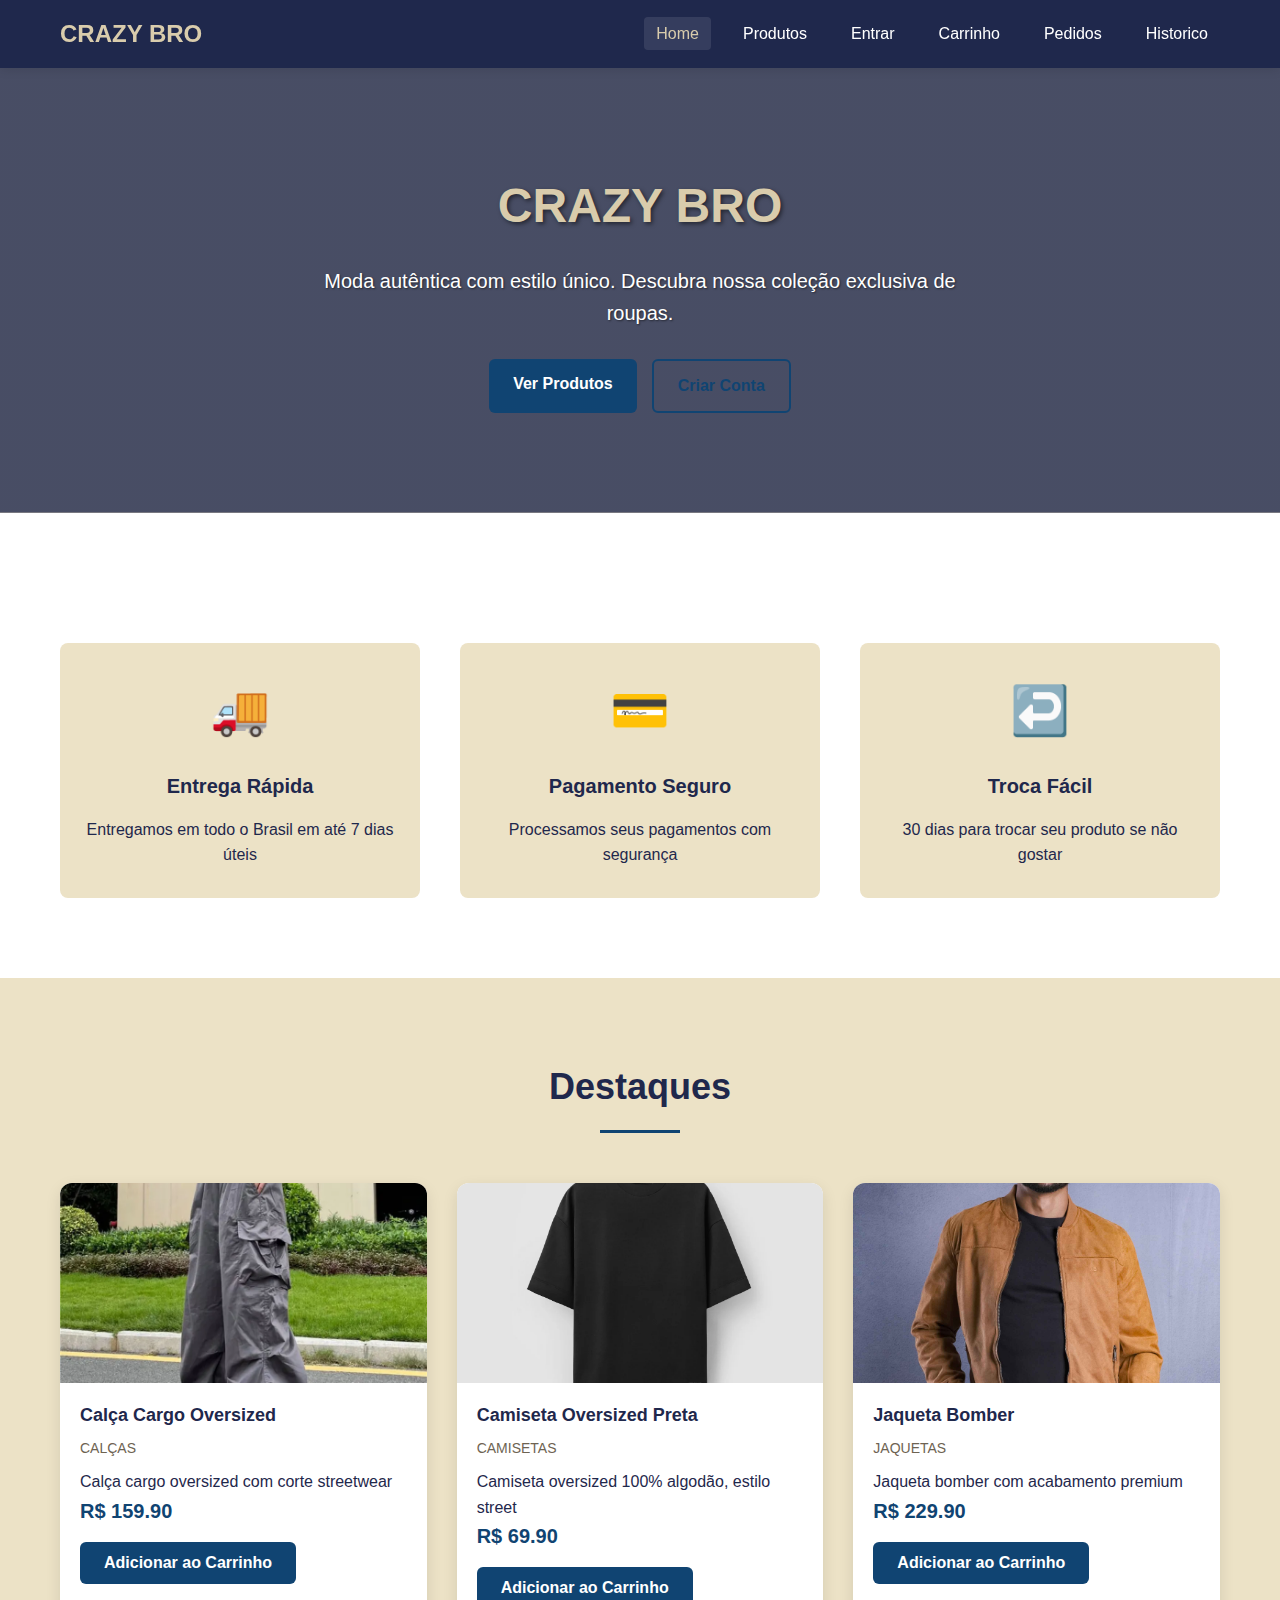
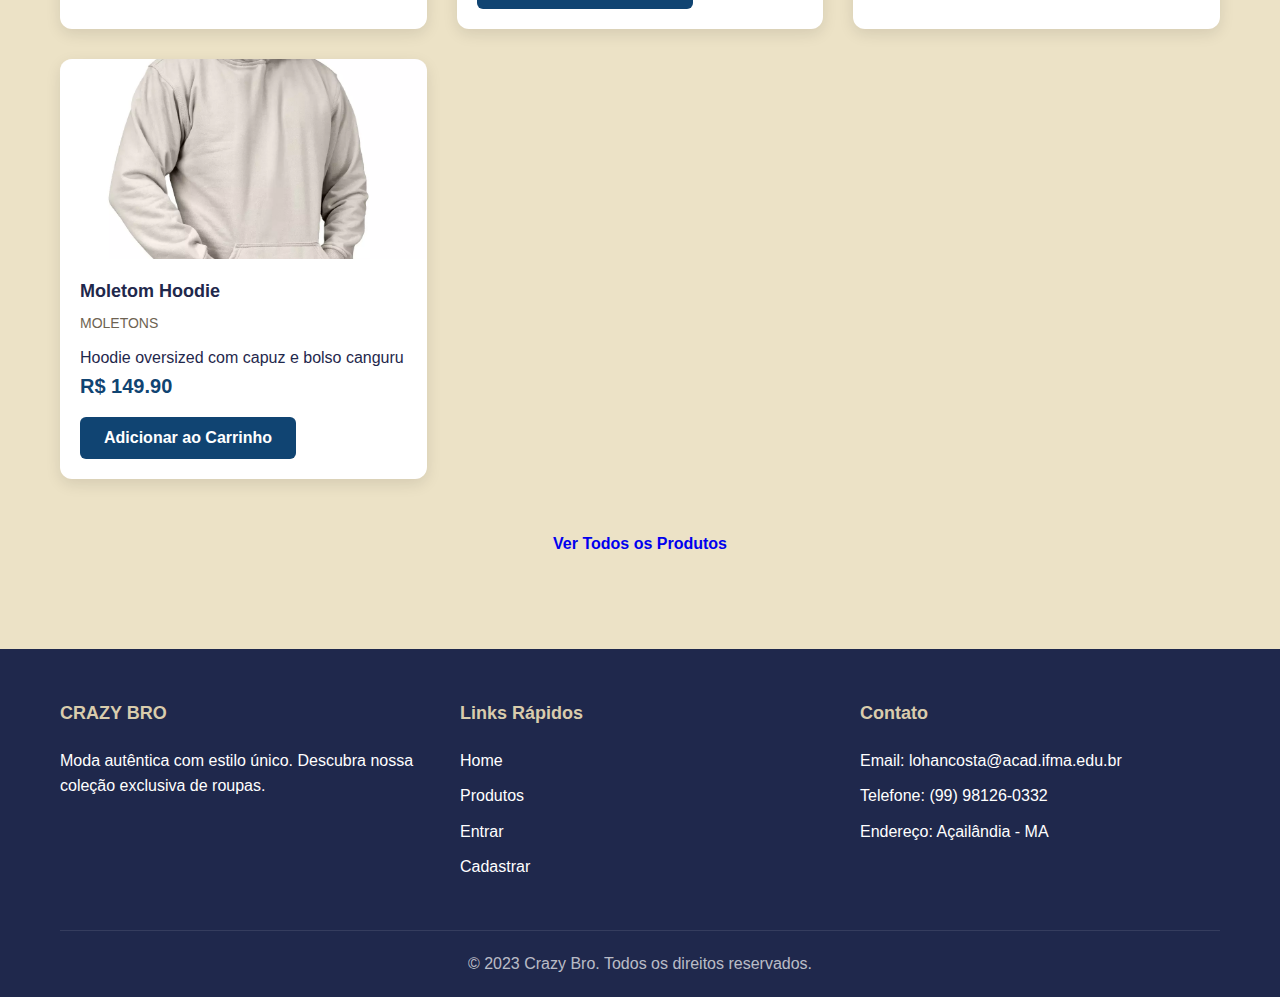
<file: index.html>
<!DOCTYPE html>
<html lang="pt-BR">
<head>
    <meta charset="UTF-8">
    <meta name="viewport" content="width=device-width, initial-scale=1.0">
    <title>Crazy Bro - Loja de Roupas</title>
    <link rel="stylesheet" href="styles.css">
    <meta name="viewport" content="width=device-width, initial-scale=1.0, maximum-scale=1.0, user-scalable=no">
    <!-- No head de cada página -->
    <meta http-equiv="Cache-Control" content="no-cache, no-store, must-revalidate">
    <meta http-equiv="Pragma" content="no-cache">
    <meta http-equiv="Expires" content="0">
</head>
<body>
    <header>
        <div class="container header-content">
            <div class="logo">CRAZY BRO</div>
            <nav>
                <ul>
                    <li><a href="index.html" class="active">Home</a></li>
                    <li><a href="produtos.html">Produtos</a></li>
                    <li><a href="login.html">Entrar</a></li>
                    <li><a href="carrinho.html">Carrinho</a></li>
                    <li><a href="pedidos.html">Pedidos</a></li>
                    <li><a href="historico.html">Historico</a></li>
                </ul>
            </nav>
        </div>
    </header>

    <section class="hero">
        <div class="container">
            <h1>CRAZY BRO</h1>
            <p>Moda autêntica com estilo único. Descubra nossa coleção exclusiva de roupas.</p>
            <div class="hero-buttons">
                <a href="produtos.html" class="btn btn-primary">Ver Produtos</a>
                <a href="cadastro.html" class="btn btn-secondary">Criar Conta</a>
            </div>
        </div>
    </section>

    <section class="features">
        <div class="container">
            <div class="features-grid">
                <div class="feature-card">
                    <div class="feature-icon">🚚</div>
                    <h3>Entrega Rápida</h3>
                    <p>Entregamos em todo o Brasil em até 7 dias úteis</p>
                </div>
                <div class="feature-card">
                    <div class="feature-icon">💳</div>
                    <h3>Pagamento Seguro</h3>
                    <p>Processamos seus pagamentos com segurança</p>
                </div>
                <div class="feature-card">
                    <div class="feature-icon">↩️</div>
                    <h3>Troca Fácil</h3>
                    <p>30 dias para trocar seu produto se não gostar</p>
                </div>
            </div>
        </div>
    </section>

    <section class="products-preview">
        <div class="container">
            <h2 class="section-title">Destaques</h2>
            <div class="products-grid" id="featured-products">
                <!-- Produtos em destaque carregados via JavaScript -->
            </div>
            <div class="text-center">
                <a href="produtos.html" class="btn">Ver Todos os Produtos</a>
            </div>
        </div>
    </section>

    <footer>
        <div class="container">
            <div class="footer-content">
                <div class="footer-column">
                    <h3>CRAZY BRO</h3>
                    <p>Moda autêntica com estilo único. Descubra nossa coleção exclusiva de roupas.</p>
                </div>
                <div class="footer-column">
                    <h3>Links Rápidos</h3>
                    <ul>
                        <li><a href="index.html">Home</a></li>
                        <li><a href="produtos.html">Produtos</a></li>
                        <li><a href="login.html">Entrar</a></li>
                        <li><a href="cadastro.html">Cadastrar</a></li>
                    </ul>
                </div>
                <div class="footer-column">
                    <h3>Contato</h3>
                    <ul>
                        <li>Email: lohancosta@acad.ifma.edu.br</li>
                        <li>Telefone: (99) 98126-0332</li>
                        <li>Endereço: Açailândia - MA</li>
                    </ul>
                </div>
            </div>
            <div class="copyright">
                <p>&copy; 2023 Crazy Bro. Todos os direitos reservados.</p>
            </div>
        </div>
    </footer>


    <script src="script.js"></script>
</body>
</html>
</file>
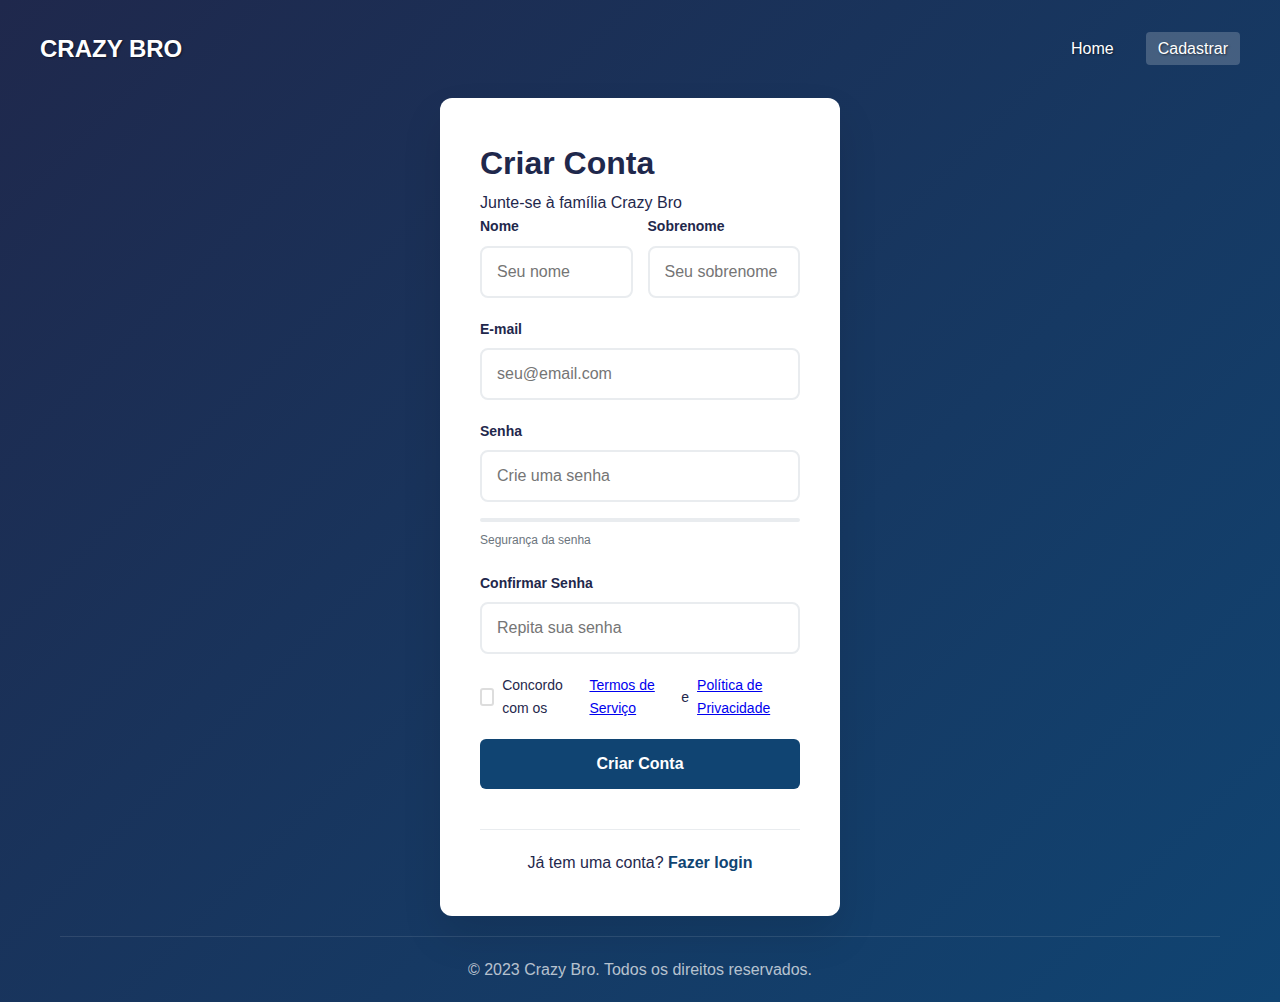
<file: cadastro.html>
<!DOCTYPE html>
<html lang="pt-BR">
<head>
    <meta charset="UTF-8">
    <meta name="viewport" content="width=device-width, initial-scale=1.0">
    <title>Cadastro - Crazy Bro</title>
    <link rel="stylesheet" href="styles.css">
    <meta http-equiv="Cache-Control" content="no-cache, no-store, must-revalidate">
    <meta http-equiv="Pragma" content="no-cache">
    <meta http-equiv="Expires" content="0">
</head>
<body class="auth-page">
    <header>
        <div class="container header-content">
            <div class="logo">CRAZY BRO</div>
            <nav>
                <ul>
                    <li><a href="index.html">Home</a></li>
                    <li><a href="cadastro.html" class="active">Cadastrar</a></li>
                </ul>
            </nav>
        </div>
    </header>

    <section class="auth-section">
        <div class="container">
            <div class="auth-container">
                <div class="auth-header">
                    <h1>Criar Conta</h1>
                    <p>Junte-se à família Crazy Bro</p>
                </div>
                
                <form class="auth-form" id="register-form">
                    <div class="form-row">
                        <div class="form-group">
                            <label for="firstName">Nome</label>
                            <input type="text" id="firstName" placeholder="Seu nome" required>
                        </div>
                        <div class="form-group">
                            <label for="lastName">Sobrenome</label>
                            <input type="text" id="lastName" placeholder="Seu sobrenome" required>
                        </div>
                    </div>
                    
                    <div class="form-group">
                        <label for="email">E-mail</label>
                        <input type="email" id="email" placeholder="seu@email.com" required>
                    </div>
                    
                    <div class="form-group">
                        <label for="password">Senha</label>
                        <input type="password" id="password" placeholder="Crie uma senha" required>
                        <div class="password-strength">
                            <div class="strength-bar"></div>
                            <span class="strength-text">Segurança da senha</span>
                        </div>
                    </div>
                    
                    <div class="form-group">
                        <label for="confirmPassword">Confirmar Senha</label>
                        <input type="password" id="confirmPassword" placeholder="Repita sua senha" required>
                    </div>
                    
                    <div class="form-options">
                        <label class="checkbox">
                            <input type="checkbox" id="terms" required>
                            <span class="checkmark"></span>
                            Concordo com os <a href="#">Termos de Serviço</a> e <a href="#">Política de Privacidade</a>
                        </label>
                    </div>
                    
                    <button type="submit" class="btn btn-primary btn-full">Criar Conta</button>
                    
                    <div class="auth-footer">
                        <p>Já tem uma conta? <a href="login.html">Fazer login</a></p>
                    </div>
                </form>
            </div>
        </div>
    </section>

    <footer>
        <div class="container">
            <div class="copyright">
                <p>&copy; 2023 Crazy Bro. Todos os direitos reservados.</p>
            </div>
        </div>
    </footer>

    <script src="script.js"></script>
    <script>
        document.getElementById('register-form').addEventListener('submit', function(e) {
            e.preventDefault();
            
            const password = document.getElementById('password').value;
            const confirmPassword = document.getElementById('confirmPassword').value;
            const terms = document.getElementById('terms').checked;
            
            if (password !== confirmPassword) {
                showNotification('As senhas não coincidem!', 'error');
                return;
            }
            
            if (!terms) {
                showNotification('Você deve aceitar os termos de serviço.', 'error');
                return;
            }
            
            // Simulação de cadastro
            showNotification('Conta criada com sucesso!', 'success');
            setTimeout(() => {
                window.location.href = 'index.html';
            }, 1500);
        });

        // Validação de força da senha
        document.getElementById('password').addEventListener('input', function(e) {
            const password = e.target.value;
            const strengthBar = document.querySelector('.strength-bar');
            const strengthText = document.querySelector('.strength-text');
            
            let strength = 0;
            if (password.length >= 8) strength += 25;
            if (/[A-Z]/.test(password)) strength += 25;
            if (/[0-9]/.test(password)) strength += 25;
            if (/[^A-Za-z0-9]/.test(password)) strength += 25;
            
            strengthBar.style.width = strength + '%';
            
            if (strength < 50) {
                strengthBar.style.backgroundColor = '#e74c3c';
                strengthText.textContent = 'Senha fraca';
            } else if (strength < 75) {
                strengthBar.style.backgroundColor = '#f39c12';
                strengthText.textContent = 'Senha média';
            } else {
                strengthBar.style.backgroundColor = '#2ecc71';
                strengthText.textContent = 'Senha forte';
            }
        });
    </script>
</body>
</html>
</file>
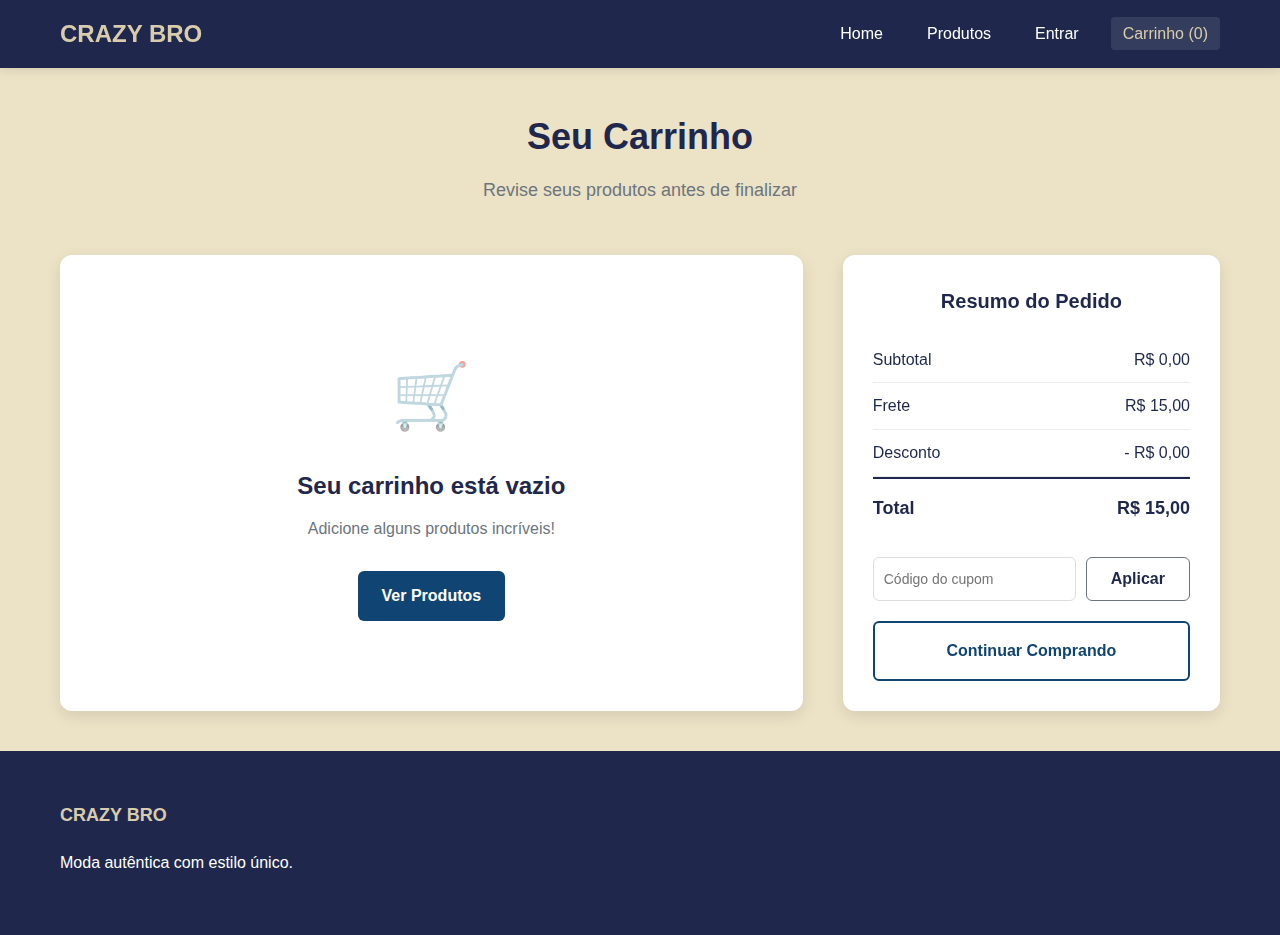
<file: carrinho.html>
<!DOCTYPE html>
<html lang="pt-BR">
<head>
    <meta charset="UTF-8">
    <meta name="viewport" content="width=device-width, initial-scale=1.0">
    <title>Carrinho - Crazy Bro</title>
    <link rel="stylesheet" href="styles.css">
    <meta http-equiv="Cache-Control" content="no-cache, no-store, must-revalidate">
    <meta http-equiv="Pragma" content="no-cache">
    <meta http-equiv="Expires" content="0">
</head>
<body>
    <header>
        <div class="container header-content">
            <div class="logo">CRAZY BRO</div>
            <nav>
                <ul>
                    <li><a href="index.html">Home</a></li>
                    <li><a href="produtos.html">Produtos</a></li>
                    <li><a href="login.html">Entrar</a></li>
                    <li><a href="carrinho.html" class="active">Carrinho (<span id="cart-count">0</span>)</a></li>
                </ul>
            </nav>
        </div>
    </header>

    <section class="cart-page">
        <div class="container">
            <div class="page-header">
                <h1>Seu Carrinho</h1>
                <p>Revise seus produtos antes de finalizar</p>
            </div>

            <div class="cart-container">
                <div class="cart-items" id="cart-items">
                    <!-- Itens do carrinho carregados via JavaScript -->
                    <div class="empty-cart" id="empty-cart">
                        <div class="empty-icon">🛒</div>
                        <h3>Seu carrinho está vazio</h3>
                        <p>Adicione alguns produtos incríveis!</p>
                        <a href="produtos.html" class="btn btn-primary">Ver Produtos</a>
                    </div>
                </div>

                <div class="cart-summary">
                    <h3>Resumo do Pedido</h3>
                    <div class="summary-items">
                        <div class="summary-item">
                            <span>Subtotal</span>
                            <span id="subtotal">R$ 0,00</span>
                        </div>
                        <div class="summary-item">
                            <span>Frete</span>
                            <span id="shipping">R$ 15,00</span>
                        </div>
                        <div class="summary-item">
                            <span>Desconto</span>
                            <span id="discount">- R$ 0,00</span>
                        </div>
                        <div class="summary-total">
                            <span>Total</span>
                            <span id="total">R$ 15,00</span>
                        </div>
                    </div>
                    
                    <div class="coupon-section">
                        <input type="text" id="coupon-code" placeholder="Código do cupom">
                        <button class="btn btn-outline" id="apply-coupon">Aplicar</button>
                    </div>
                    
                    <a href="checkout.html" class="btn btn-primary btn-full" id="checkout-btn">Finalizar Compra</a>
                    <a href="produtos.html" class="btn btn-secondary btn-full">Continuar Comprando</a>
                </div>
            </div>
        </div>
    </section>

    <footer>
        <div class="container">
            <div class="footer-content">
                <div class="footer-column">
                    <h3>CRAZY BRO</h3>
                    <p>Moda autêntica com estilo único.</p>
                </div>
            </div>
        </div>
    </footer>

    <script src="script.js"></script>
    <script>
        document.addEventListener('DOMContentLoaded', function() {
            loadCartItems();
            updateCartCount();
            setupCouponHandler();
        });

        function loadCartItems() {
            const cartItems = document.getElementById('cart-items');
            const emptyCart = document.getElementById('empty-cart');
            const checkoutBtn = document.getElementById('checkout-btn');
            
            const savedCart = JSON.parse(localStorage.getItem('cart')) || [];
            
            if (savedCart.length === 0) {
                emptyCart.style.display = 'block';
                checkoutBtn.style.display = 'none';
                return;
            }
            
            emptyCart.style.display = 'none';
            checkoutBtn.style.display = 'block';
            
            cartItems.innerHTML = '';
            
            savedCart.forEach(item => {
                const cartItem = createCartItemElement(item);
                cartItems.appendChild(cartItem);
            });
            
            updateCartSummary();
        }

        function createCartItemElement(item) {
            const itemElement = document.createElement('div');
            itemElement.className = 'cart-item';
            itemElement.innerHTML = `
                <div class="cart-item-image">
                    <span>${item.name.charAt(0)}</span>
                </div>
                <div class="cart-item-details">
                    <h4>${item.name}</h4>
                    <p class="cart-item-price">R$ ${item.price.toFixed(2)}</p>
                </div>
                <div class="cart-item-quantity">
                    <button class="quantity-btn" onclick="decreaseQuantity(${item.id})">-</button>
                    <span>${item.quantity}</span>
                    <button class="quantity-btn" onclick="increaseQuantity(${item.id})">+</button>
                </div>
                <div class="cart-item-total">
                    R$ ${(item.price * item.quantity).toFixed(2)}
                </div>
                <button class="remove-btn" onclick="removeFromCart(${item.id})">×</button>
            `;
            return itemElement;
        }

        function setupCouponHandler() {
            document.getElementById('apply-coupon').addEventListener('click', function() {
                const couponCode = document.getElementById('coupon-code').value;
                if (couponCode === 'CRAZY10') {
                    applyDiscount(10);
                    showNotification('Cupom aplicado! 10% de desconto.', 'success');
                } else if (couponCode === 'CRAZY20') {
                    applyDiscount(20);
                    showNotification('Cupom aplicado! 20% de desconto.', 'success');
                } else if (couponCode) {
                    showNotification('Cupom inválido!', 'error');
                }
            });
        }

        function applyDiscount(percentage) {
            const subtotalElement = document.getElementById('subtotal');
            const discountElement = document.getElementById('discount');
            const totalElement = document.getElementById('total');
            
            const subtotal = parseFloat(subtotalElement.textContent.replace('R$ ', '').replace(',', '.'));
            const discount = subtotal * (percentage / 100);
            const total = subtotal - discount + 15; // + frete
            
            discountElement.textContent = `- R$ ${discount.toFixed(2)}`;
            totalElement.textContent = `R$ ${total.toFixed(2)}`;
        }

        // Funções globais para manipulação do carrinho
        window.increaseQuantity = function(productId) {
            const savedCart = JSON.parse(localStorage.getItem('cart')) || [];
            const item = savedCart.find(item => item.id === productId);
            if (item) {
                item.quantity += 1;
                localStorage.setItem('cart', JSON.stringify(savedCart));
                loadCartItems();
                updateCartCount();
            }
        };

        window.decreaseQuantity = function(productId) {
            const savedCart = JSON.parse(localStorage.getItem('cart')) || [];
            const itemIndex = savedCart.findIndex(item => item.id === productId);
            if (itemIndex !== -1) {
                if (savedCart[itemIndex].quantity > 1) {
                    savedCart[itemIndex].quantity -= 1;
                } else {
                    savedCart.splice(itemIndex, 1);
                }
                localStorage.setItem('cart', JSON.stringify(savedCart));
                loadCartItems();
                updateCartCount();
            }
        };

        window.removeFromCart = function(productId) {
            const savedCart = JSON.parse(localStorage.getItem('cart')) || [];
            const filteredCart = savedCart.filter(item => item.id !== productId);
            localStorage.setItem('cart', JSON.stringify(filteredCart));
            loadCartItems();
            updateCartCount();
        };
    </script>
</body>
</html>
</file>
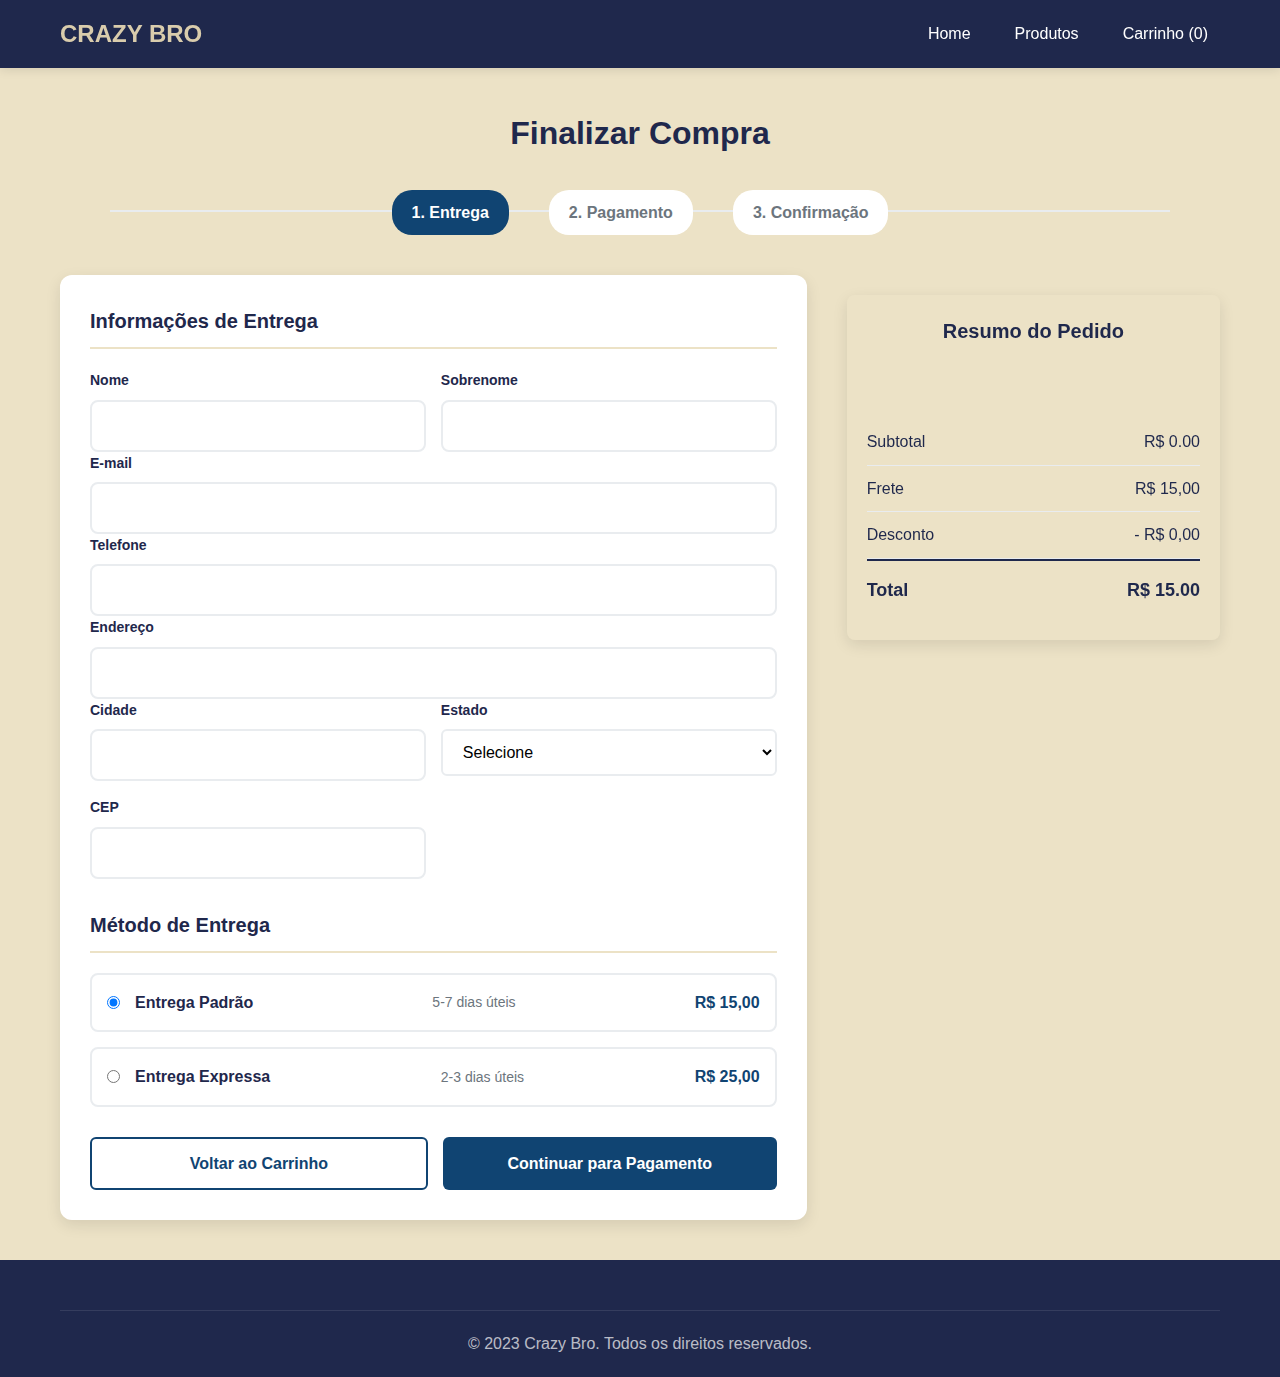
<file: checkout.html>
<!DOCTYPE html>
<html lang="pt-BR">
<head>
    <meta charset="UTF-8">
    <meta name="viewport" content="width=device-width, initial-scale=1.0">
    <title>Checkout - Crazy Bro</title>
    <link rel="stylesheet" href="styles.css">
    <meta http-equiv="Cache-Control" content="no-cache, no-store, must-revalidate">
    <meta http-equiv="Pragma" content="no-cache">
    <meta http-equiv="Expires" content="0">
</head>
<body>
    <header>
        <div class="container header-content">
            <div class="logo">CRAZY BRO</div>
            <nav>
                <ul>
                    <li><a href="index.html">Home</a></li>
                    <li><a href="produtos.html">Produtos</a></li>
                    <li><a href="carrinho.html">Carrinho (<span id="cart-count">0</span>)</a></li>
                </ul>
            </nav>
        </div>
    </header>

    <section class="checkout-page">
        <div class="container">
            <div class="checkout-header">
                <h1>Finalizar Compra</h1>
                <div class="checkout-steps">
                    <div class="step active">1. Entrega</div>
                    <div class="step">2. Pagamento</div>
                    <div class="step">3. Confirmação</div>
                </div>
            </div>

            <div class="checkout-container">
                <div class="checkout-form">
                    <form id="checkout-form">
                        <div class="form-section">
                            <h3>Informações de Entrega</h3>
                            <div class="form-row">
                                <div class="form-group">
                                    <label for="firstName">Nome</label>
                                    <input type="text" id="firstName" required>
                                </div>
                                <div class="form-group">
                                    <label for="lastName">Sobrenome</label>
                                    <input type="text" id="lastName" required>
                                </div>
                            </div>
                            
                            <div class="form-group">
                                <label for="email">E-mail</label>
                                <input type="email" id="email" required>
                            </div>
                            
                            <div class="form-group">
                                <label for="phone">Telefone</label>
                                <input type="tel" id="phone" required>
                            </div>
                            
                            <div class="form-group">
                                <label for="address">Endereço</label>
                                <input type="text" id="address" required>
                            </div>
                            
                            <div class="form-row">
                                <div class="form-group">
                                    <label for="city">Cidade</label>
                                    <input type="text" id="city" required>
                                </div>
                                <div class="form-group">
                                    <label for="state">Estado</label>
                                    <select id="state" required>
                                        <option value="">Selecione</option>
                                        <option value="SP">São Paulo</option>
                                        <option value="RJ">Rio de Janeiro</option>
                                        <option value="MG">Minas Gerais</option>
                                        <option value="MG">Maranhão</option>
                                    </select>
                                </div>
                                <div class="form-group">
                                    <label for="zipCode">CEP</label>
                                    <input type="text" id="zipCode" required>
                                </div>
                            </div>
                        </div>

                        <div class="form-section">
                            <h3>Método de Entrega</h3>
                            <div class="shipping-options">
                                <label class="shipping-option">
                                    <input type="radio" name="shipping" value="standard" checked>
                                    <div class="option-content">
                                        <span class="option-title">Entrega Padrão</span>
                                        <span class="option-description">5-7 dias úteis</span>
                                        <span class="option-price">R$ 15,00</span>
                                    </div>
                                </label>
                                <label class="shipping-option">
                                    <input type="radio" name="shipping" value="express">
                                    <div class="option-content">
                                        <span class="option-title">Entrega Expressa</span>
                                        <span class="option-description">2-3 dias úteis</span>
                                        <span class="option-price">R$ 25,00</span>
                                    </div>
                                </label>
                            </div>
                        </div>

                        <div class="checkout-actions">
                            <a href="carrinho.html" class="btn btn-secondary">Voltar ao Carrinho</a>
                            <button type="submit" class="btn btn-primary">Continuar para Pagamento</button>
                        </div>
                    </form>
                </div>

                <div class="order-summary">
                    <h3>Resumo do Pedido</h3>
                    <div class="order-items" id="order-items">
                        <!-- Itens do pedido carregados via JavaScript -->
                    </div>
                    <div class="summary-totals">
                        <div class="summary-item">
                            <span>Subtotal</span>
                            <span id="order-subtotal">R$ 0,00</span>
                        </div>
                        <div class="summary-item">
                            <span>Frete</span>
                            <span id="order-shipping">R$ 15,00</span>
                        </div>
                        <div class="summary-item">
                            <span>Desconto</span>
                            <span id="order-discount">- R$ 0,00</span>
                        </div>
                        <div class="summary-total">
                            <span>Total</span>
                            <span id="order-total">R$ 15,00</span>
                        </div>
                    </div>
                </div>
            </div>
        </div>
    </section>

    <footer>
        <div class="container">
            <div class="copyright">
                <p>&copy; 2023 Crazy Bro. Todos os direitos reservados.</p>
            </div>
        </div>
    </footer>

    <script src="script.js"></script>
    <script>
        document.addEventListener('DOMContentLoaded', function() {
            loadOrderSummary();
            updateCartCount();
            setupCheckoutForm();
        });

        function loadOrderSummary() {
            const orderItems = document.getElementById('order-items');
            const savedCart = JSON.parse(localStorage.getItem('cart')) || [];
            
            orderItems.innerHTML = '';
            let subtotal = 0;
            
            savedCart.forEach(item => {
                const itemElement = document.createElement('div');
                itemElement.className = 'order-item';
                itemElement.innerHTML = `
                    <div class="order-item-info">
                        <span class="order-item-name">${item.name}</span>
                        <span class="order-item-quantity">Qtd: ${item.quantity}</span>
                    </div>
                    <span class="order-item-price">R$ ${(item.price * item.quantity).toFixed(2)}</span>
                `;
                orderItems.appendChild(itemElement);
                
                subtotal += item.price * item.quantity;
            });
            
            document.getElementById('order-subtotal').textContent = `R$ ${subtotal.toFixed(2)}`;
            document.getElementById('order-total').textContent = `R$ ${(subtotal + 15).toFixed(2)}`;
        }

        function setupCheckoutForm() {
            document.getElementById('checkout-form').addEventListener('submit', function(e) {
                e.preventDefault();
                
                // Simulação de processamento
                showNotification('Pedido processado com sucesso!', 'success');
                
                // Limpar carrinho
                localStorage.removeItem('cart');
                
                setTimeout(() => {
                    window.location.href = 'index.html';
                }, 2000);
            });

            // Atualizar frete quando mudar opção
            document.querySelectorAll('input[name="shipping"]').forEach(radio => {
                radio.addEventListener('change', function() {
                    const shippingPrice = this.value === 'express' ? 25 : 15;
                    document.getElementById('order-shipping').textContent = `R$ ${shippingPrice.toFixed(2)}`;
                    
                    const subtotal = parseFloat(document.getElementById('order-subtotal').textContent.replace('R$ ', '').replace(',', '.'));
                    document.getElementById('order-total').textContent = `R$ ${(subtotal + shippingPrice).toFixed(2)}`;
                });
            });
        }
    </script>
</body>
</html>
</file>
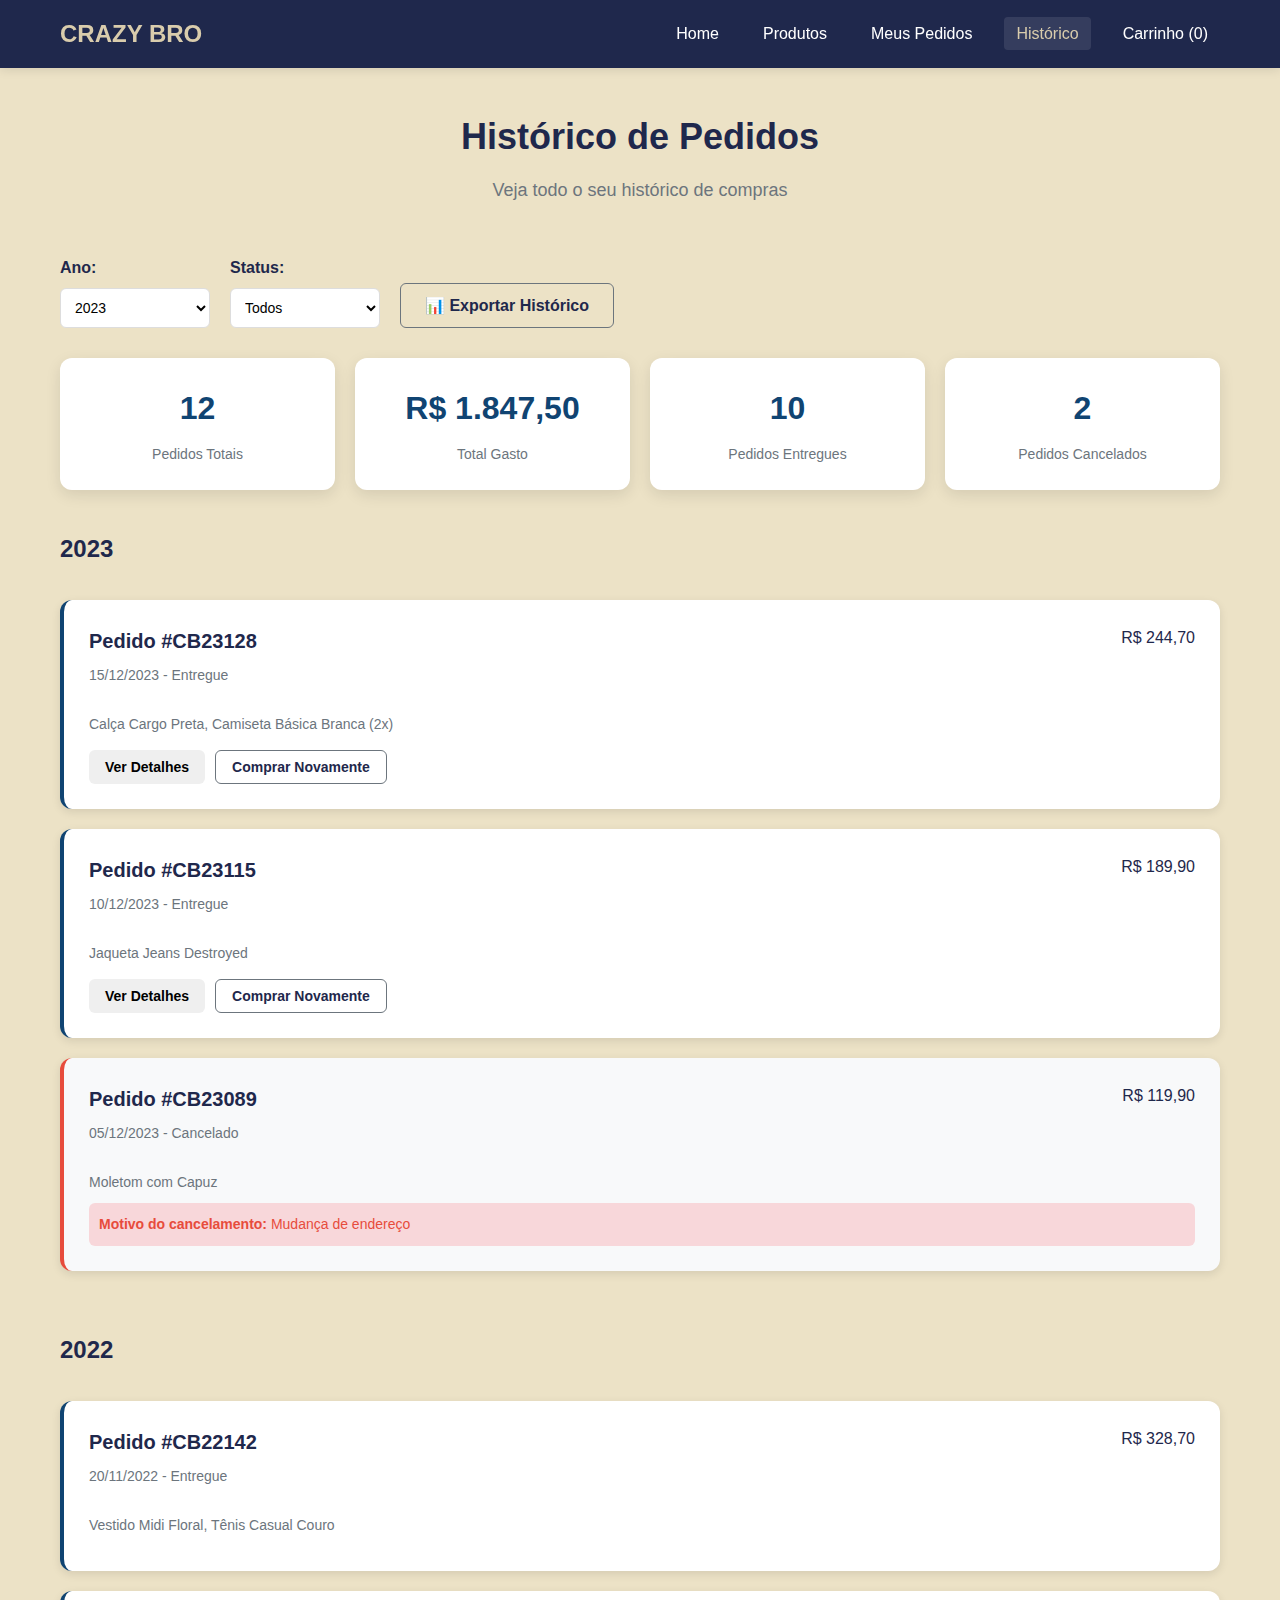
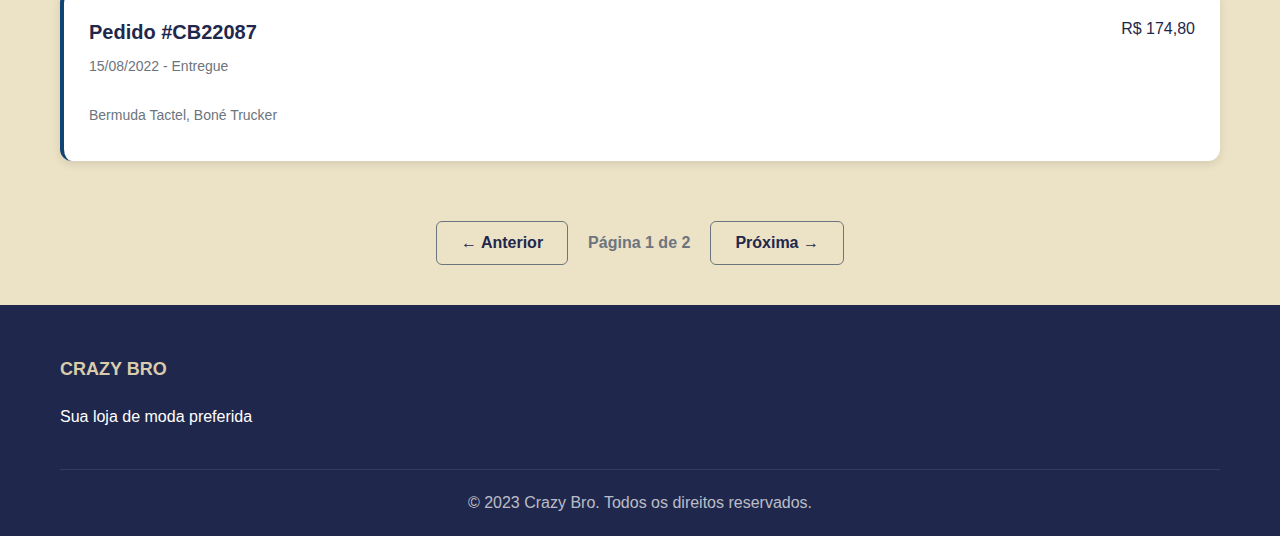
<file: historico.html>
<!DOCTYPE html>
<html lang="pt-BR">
<head>
    <meta charset="UTF-8">
    <meta name="viewport" content="width=device-width, initial-scale=1.0">
    <title>Histórico de Pedidos - Crazy Bro</title>
    <link rel="stylesheet" href="styles.css">
    <meta http-equiv="Cache-Control" content="no-cache, no-store, must-revalidate">
    <meta http-equiv="Pragma" content="no-cache">
    <meta http-equiv="Expires" content="0">
</head>
<body>
    <header>
        <div class="container header-content">
            <div class="logo">CRAZY BRO</div>
            <nav>
                <ul>
                    <li><a href="index.html">Home</a></li>
                    <li><a href="produtos.html">Produtos</a></li>
                    <li><a href="pedidos.html">Meus Pedidos</a></li>
                    <li><a href="historico.html" class="active">Histórico</a></li>
                    <li><a href="carrinho.html">Carrinho (<span id="cart-count">0</span>)</a></li>
                </ul>
            </nav>
        </div>
    </header>

    <section class="history-page">
        <div class="container">
            <div class="page-header">
                <h1>Histórico de Pedidos</h1>
                <p>Veja todo o seu histórico de compras</p>
            </div>

            <div class="history-filters">
                <div class="filter-group">
                    <label for="year-filter">Ano:</label>
                    <select id="year-filter">
                        <option value="2023">2023</option>
                        <option value="2022">2022</option>
                        <option value="2021">2021</option>
                    </select>
                </div>
                <div class="filter-group">
                    <label for="status-filter">Status:</label>
                    <select id="status-filter">
                        <option value="all">Todos</option>
                        <option value="delivered">Entregues</option>
                        <option value="cancelled">Cancelados</option>
                    </select>
                </div>
                <button class="btn btn-outline" onclick="exportHistory()">
                    📊 Exportar Histórico
                </button>
            </div>

            <div class="history-stats">
                <div class="stat-card">
                    <div class="stat-number">12</div>
                    <div class="stat-label">Pedidos Totais</div>
                </div>
                <div class="stat-card">
                    <div class="stat-number">R$ 1.847,50</div>
                    <div class="stat-label">Total Gasto</div>
                </div>
                <div class="stat-card">
                    <div class="stat-number">10</div>
                    <div class="stat-label">Pedidos Entregues</div>
                </div>
                <div class="stat-card">
                    <div class="stat-number">2</div>
                    <div class="stat-label">Pedidos Cancelados</div>
                </div>
            </div>

            <div class="history-container">
                <!-- 2023 -->
                <div class="history-year">
                    <h2>2023</h2>
                    
                    <div class="order-history-card">
                        <div class="order-header">
                            <div class="order-info">
                                <h3>Pedido #CB23128</h3>
                                <span class="order-date">15/12/2023 - Entregue</span>
                            </div>
                            <div class="order-total">R$ 244,70</div>
                        </div>
                        <div class="order-items-preview">
                            <span>Calça Cargo Preta, Camiseta Básica Branca (2x)</span>
                        </div>
                        <div class="order-actions">
                            <button class="btn btn-sm" onclick="viewOrderDetails('CB23128')">
                                Ver Detalhes
                            </button>
                            <button class="btn btn-sm btn-outline" onclick="buyAgain('CB23128')">
                                Comprar Novamente
                            </button>
                        </div>
                    </div>

                    <div class="order-history-card">
                        <div class="order-header">
                            <div class="order-info">
                                <h3>Pedido #CB23115</h3>
                                <span class="order-date">10/12/2023 - Entregue</span>
                            </div>
                            <div class="order-total">R$ 189,90</div>
                        </div>
                        <div class="order-items-preview">
                            <span>Jaqueta Jeans Destroyed</span>
                        </div>
                        <div class="order-actions">
                            <button class="btn btn-sm" onclick="viewOrderDetails('CB23115')">
                                Ver Detalhes
                            </button>
                            <button class="btn btn-sm btn-outline" onclick="buyAgain('CB23115')">
                                Comprar Novamente
                            </button>
                        </div>
                    </div>

                    <div class="order-history-card cancelled">
                        <div class="order-header">
                            <div class="order-info">
                                <h3>Pedido #CB23089</h3>
                                <span class="order-date">05/12/2023 - Cancelado</span>
                            </div>
                            <div class="order-total">R$ 119,90</div>
                        </div>
                        <div class="order-items-preview">
                            <span>Moletom com Capuz</span>
                        </div>
                        <div class="cancel-reason">
                            <strong>Motivo do cancelamento:</strong> Mudança de endereço
                        </div>
                    </div>
                </div>

                <!-- 2022 -->
                <div class="history-year">
                    <h2>2022</h2>
                    
                    <div class="order-history-card">
                        <div class="order-header">
                            <div class="order-info">
                                <h3>Pedido #CB22142</h3>
                                <span class="order-date">20/11/2022 - Entregue</span>
                            </div>
                            <div class="order-total">R$ 328,70</div>
                        </div>
                        <div class="order-items-preview">
                            <span>Vestido Midi Floral, Tênis Casual Couro</span>
                        </div>
                    </div>

                    <div class="order-history-card">
                        <div class="order-header">
                            <div class="order-info">
                                <h3>Pedido #CB22087</h3>
                                <span class="order-date">15/08/2022 - Entregue</span>
                            </div>
                            <div class="order-total">R$ 174,80</div>
                        </div>
                        <div class="order-items-preview">
                            <span>Bermuda Tactel, Boné Trucker</span>
                        </div>
                    </div>
                </div>
            </div>

            <div class="pagination">
                <button class="btn btn-outline">← Anterior</button>
                <span class="page-info">Página 1 de 2</span>
                <button class="btn btn-outline">Próxima →</button>
            </div>
        </div>
    </section>

    <footer>
        <div class="container">
            <div class="footer-content">
                <div class="footer-column">
                    <h3>CRAZY BRO</h3>
                    <p>Sua loja de moda preferida</p>
                </div>
            </div>
            <div class="copyright">
                <p>&copy; 2023 Crazy Bro. Todos os direitos reservados.</p>
            </div>
        </div>
    </footer>

    <script src="script.js"></script>
    <script>
        // Funções específicas para a página de histórico
        function viewOrderDetails(orderId) {
            showNotification(`Carregando detalhes do pedido ${orderId}...`, 'success');
            // Aqui iria a lógica para mostrar modal com detalhes
        }

        function exportHistory() {
            showNotification('Exportando histórico de pedidos...', 'success');
            // Aqui iria a lógica de exportação para PDF/Excel
        }

        function buyAgain(orderId) {
            showNotification('Itens do pedido adicionados ao carrinho!', 'success');
            // Aqui iria a lógica de adicionar itens ao carrinho
        }

        // Filtros
        document.getElementById('year-filter').addEventListener('change', filterHistory);
        document.getElementById('status-filter').addEventListener('change', filterHistory);

        function filterHistory() {
            const year = document.getElementById('year-filter').value;
            const status = document.getElementById('status-filter').value;
            
            showNotification(`Filtrando: ${year} - ${status}`, 'success');
            // Aqui iria a lógica real de filtragem
        }

        // Atualizar contador do carrinho
        document.addEventListener('DOMContentLoaded', function() {
            updateCartCount();
        });
    </script>
</body>
</html>
</file>
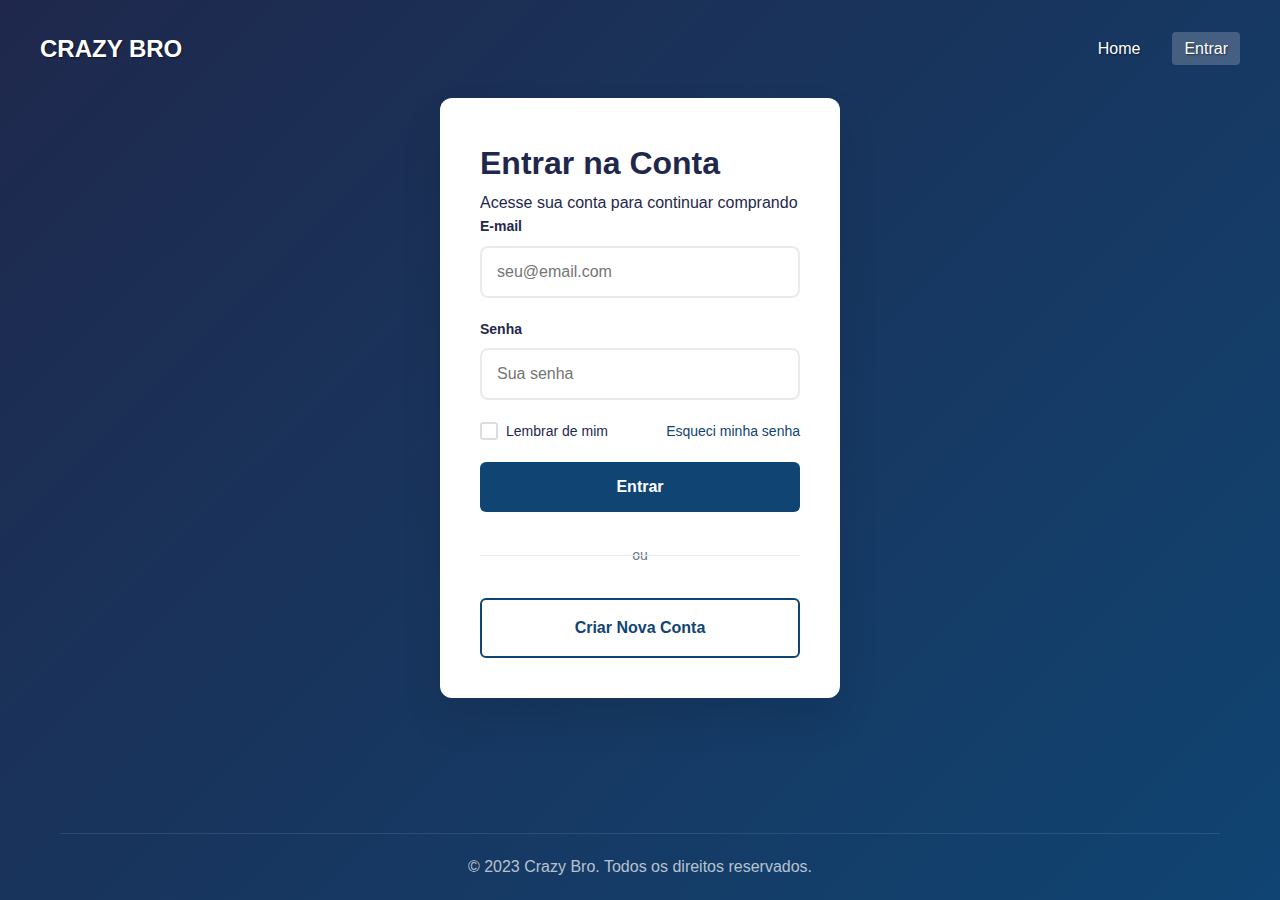
<file: login.html>
<!DOCTYPE html>
<html lang="pt-BR">
<head>
    <meta charset="UTF-8">
    <meta name="viewport" content="width=device-width, initial-scale=1.0">
    <title>Login - Crazy Bro</title>
    <link rel="stylesheet" href="styles.css">
    <meta http-equiv="Cache-Control" content="no-cache, no-store, must-revalidate">
    <meta http-equiv="Pragma" content="no-cache">
    <meta http-equiv="Expires" content="0">
</head>
<body class="auth-page">
    <header>
        <div class="container header-content">
            <div class="logo">CRAZY BRO</div>
            <nav>
                <ul>
                    <li><a href="index.html">Home</a></li>
                    <li><a href="login.html" class="active">Entrar</a></li>
                </ul>
            </nav>
        </div>
    </header>

    <section class="auth-section">
        <div class="container">
            <div class="auth-container">
                <div class="auth-header">
                    <h1>Entrar na Conta</h1>
                    <p>Acesse sua conta para continuar comprando</p>
                </div>
                
                <form class="auth-form" id="login-form">
                    <div class="form-group">
                        <label for="email">E-mail</label>
                        <input type="email" id="email" placeholder="seu@email.com" required>
                    </div>
                    
                    <div class="form-group">
                        <label for="password">Senha</label>
                        <input type="password" id="password" placeholder="Sua senha" required>
                    </div>
                    
                    <div class="form-options">
                        <label class="checkbox">
                            <input type="checkbox" id="remember-me">
                            <span class="checkmark"></span>
                            Lembrar de mim
                        </label>
                        <a href="#" class="forgot-password">Esqueci minha senha</a>
                    </div>
                    
                    <button type="submit" class="btn btn-primary btn-full">Entrar</button>
                    
                    <div class="auth-divider">
                        <span>ou</span>
                    </div>
                    
                    <a href="cadastro.html" class="btn btn-secondary btn-full">Criar Nova Conta</a>
                </form>
            </div>
        </div>
    </section>

    <footer>
        <div class="container">
            <div class="copyright">
                <p>&copy; 2023 Crazy Bro. Todos os direitos reservados.</p>
            </div>
        </div>
    </footer>

    <script src="script.js"></script>
    <script>
        document.getElementById('login-form').addEventListener('submit', function(e) {
            e.preventDefault();
            
            const email = document.getElementById('email').value;
            const password = document.getElementById('password').value;
            
            // Simulação de login
            if (email && password) {
                showNotification('Login realizado com sucesso!', 'success');
                setTimeout(() => {
                    window.location.href = 'index.html';
                }, 1500);
            } else {
                showNotification('Por favor, preencha todos os campos.', 'error');
            }
        });
    </script>
</body>
</html>
</file>
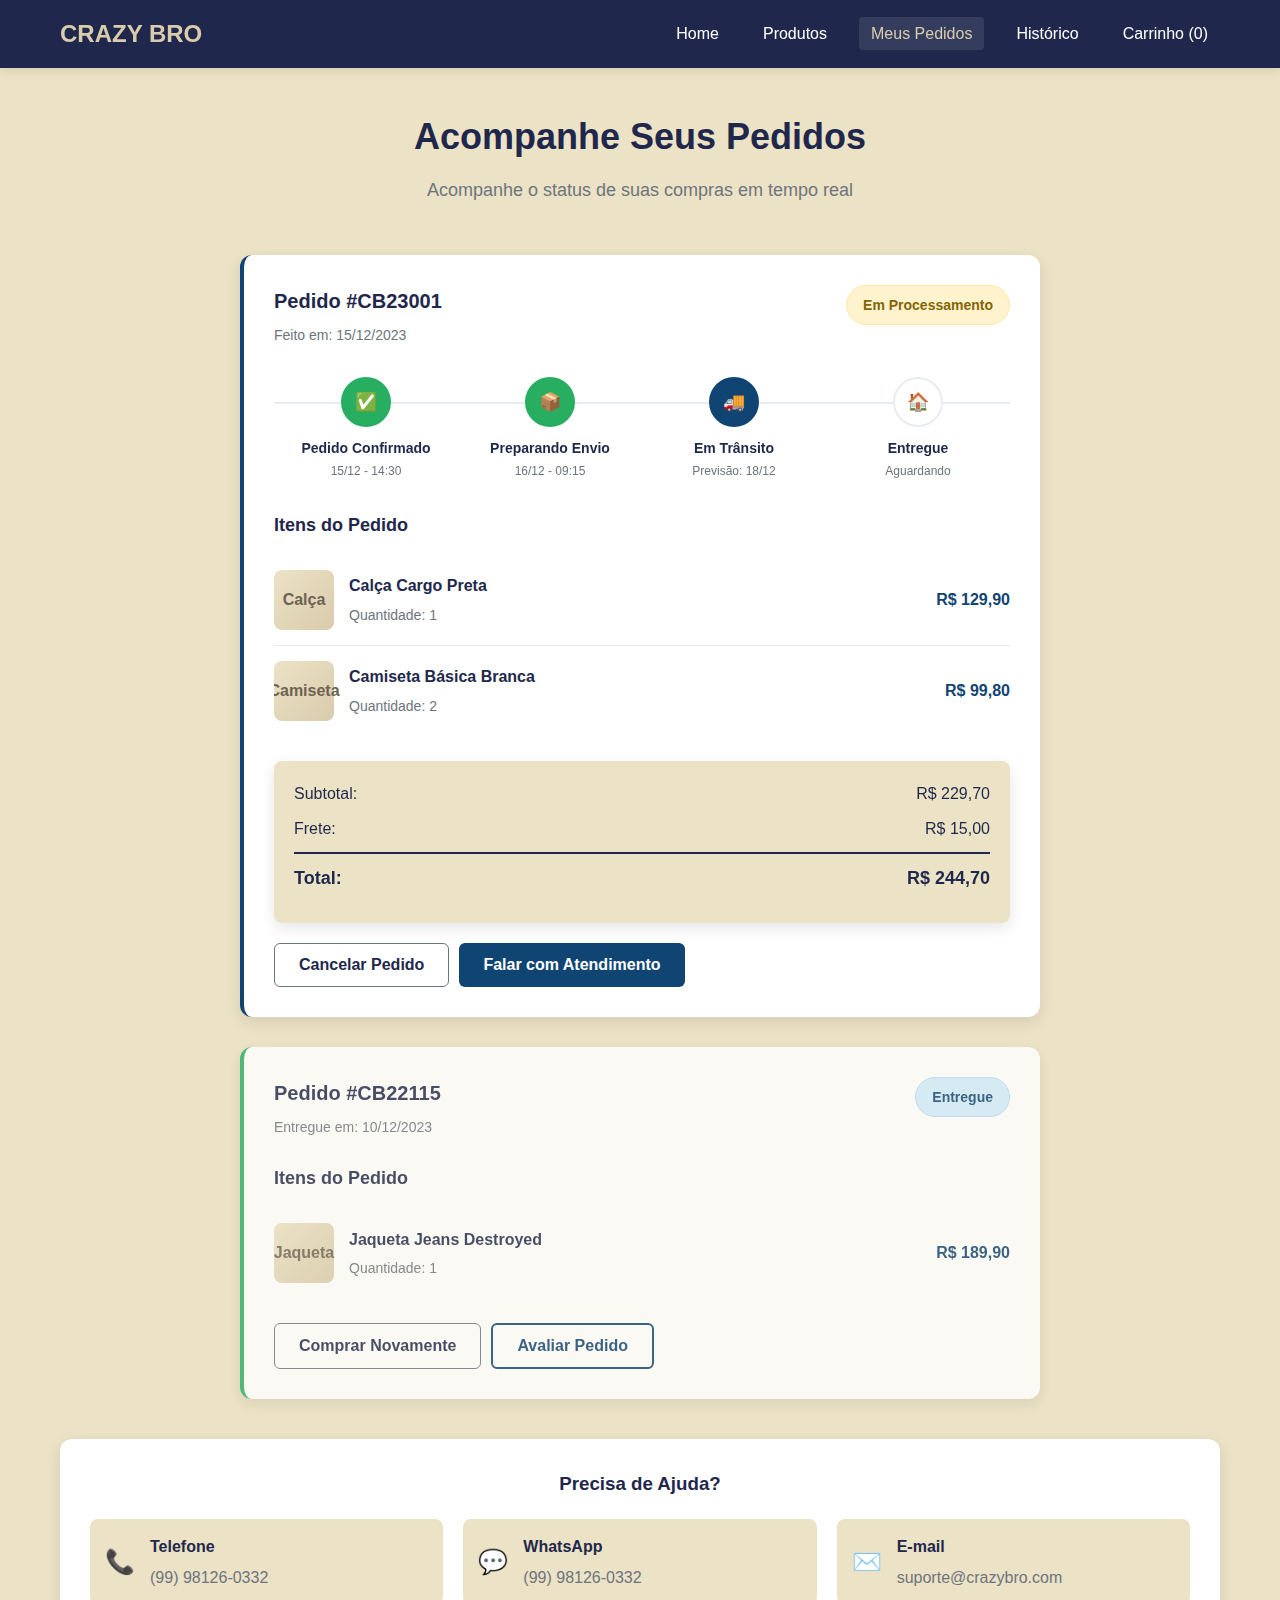
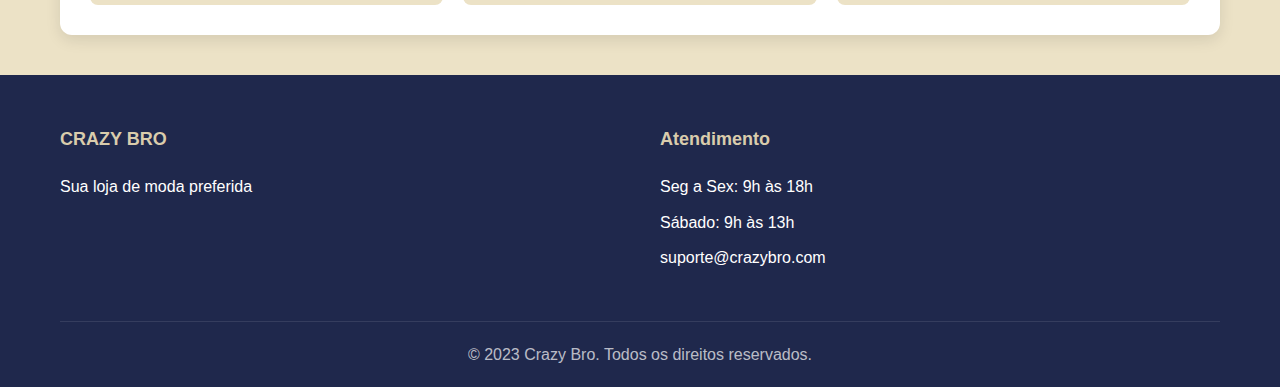
<file: pedidos.html>
<!DOCTYPE html>
<html lang="pt-BR">
<head>
    <meta charset="UTF-8">
    <meta name="viewport" content="width=device-width, initial-scale=1.0">
    <title>Meus Pedidos - Crazy Bro</title>
    <link rel="stylesheet" href="styles.css">
    <meta http-equiv="Cache-Control" content="no-cache, no-store, must-revalidate">
    <meta http-equiv="Pragma" content="no-cache">
    <meta http-equiv="Expires" content="0">
</head>
<body>
    <header>
        <div class="container header-content">
            <div class="logo">CRAZY BRO</div>
            <nav>
                <ul>
                    <li><a href="index.html">Home</a></li>
                    <li><a href="produtos.html">Produtos</a></li>
                    <li><a href="pedidos.html" class="active">Meus Pedidos</a></li>
                    <li><a href="historico.html">Histórico</a></li>
                    <li><a href="carrinho.html">Carrinho (<span id="cart-count">0</span>)</a></li>
                </ul>
            </nav>
        </div>
    </header>

    <section class="orders-page">
        <div class="container">
            <div class="page-header">
                <h1>Acompanhe Seus Pedidos</h1>
                <p>Acompanhe o status de suas compras em tempo real</p>
            </div>

            <div class="orders-container">
                <!-- Pedido Ativo -->
                <div class="order-card active">
                    <div class="order-header">
                        <div class="order-info">
                            <h3>Pedido #CB23001</h3>
                            <span class="order-date">Feito em: 15/12/2023</span>
                        </div>
                        <div class="order-status status-processing">
                            Em Processamento
                        </div>
                    </div>

                    <div class="order-timeline">
                        <div class="timeline-step completed">
                            <div class="step-icon">✅</div>
                            <div class="step-info">
                                <span class="step-title">Pedido Confirmado</span>
                                <span class="step-date">15/12 - 14:30</span>
                            </div>
                        </div>
                        <div class="timeline-step completed">
                            <div class="step-icon">📦</div>
                            <div class="step-info">
                                <span class="step-title">Preparando Envio</span>
                                <span class="step-date">16/12 - 09:15</span>
                            </div>
                        </div>
                        <div class="timeline-step active">
                            <div class="step-icon">🚚</div>
                            <div class="step-info">
                                <span class="step-title">Em Trânsito</span>
                                <span class="step-date">Previsão: 18/12</span>
                            </div>
                        </div>
                        <div class="timeline-step">
                            <div class="step-icon">🏠</div>
                            <div class="step-info">
                                <span class="step-title">Entregue</span>
                                <span class="step-date">Aguardando</span>
                            </div>
                        </div>
                    </div>

                    <div class="order-items">
                        <h4>Itens do Pedido</h4>
                        <div class="order-item">
                            <div class="item-image">
                                <span>Calça</span>
                            </div>
                            <div class="item-details">
                                <span class="item-name">Calça Cargo Preta</span>
                                <span class="item-quantity">Quantidade: 1</span>
                            </div>
                            <div class="item-price">R$ 129,90</div>
                        </div>
                        <div class="order-item">
                            <div class="item-image">
                                <span>Camiseta</span>
                            </div>
                            <div class="item-details">
                                <span class="item-name">Camiseta Básica Branca</span>
                                <span class="item-quantity">Quantidade: 2</span>
                            </div>
                            <div class="item-price">R$ 99,80</div>
                        </div>
                    </div>

                    <div class="order-summary">
                        <div class="summary-row">
                            <span>Subtotal:</span>
                            <span>R$ 229,70</span>
                        </div>
                        <div class="summary-row">
                            <span>Frete:</span>
                            <span>R$ 15,00</span>
                        </div>
                        <div class="summary-row total">
                            <span>Total:</span>
                            <span>R$ 244,70</span>
                        </div>
                    </div>

                    <div class="order-actions">
                        <button class="btn btn-outline" onclick="cancelOrder('CB23001')">
                            Cancelar Pedido
                        </button>
                        <button class="btn btn-primary" onclick="contactSupport()">
                            Falar com Atendimento
                        </button>
                    </div>
                </div>

                <!-- Pedido Entregue Recentemente -->
                <div class="order-card delivered">
                    <div class="order-header">
                        <div class="order-info">
                            <h3>Pedido #CB22115</h3>
                            <span class="order-date">Entregue em: 10/12/2023</span>
                        </div>
                        <div class="order-status status-delivered">
                            Entregue
                        </div>
                    </div>

                    <div class="order-items">
                        <h4>Itens do Pedido</h4>
                        <div class="order-item">
                            <div class="item-image">
                                <span>Jaqueta</span>
                            </div>
                            <div class="item-details">
                                <span class="item-name">Jaqueta Jeans Destroyed</span>
                                <span class="item-quantity">Quantidade: 1</span>
                            </div>
                            <div class="item-price">R$ 189,90</div>
                        </div>
                    </div>

                    <div class="order-actions">
                        <button class="btn btn-outline" onclick="buyAgain('CB22115')">
                            Comprar Novamente
                        </button>
                        <button class="btn btn-secondary" onclick="rateOrder('CB22115')">
                            Avaliar Pedido
                        </button>
                    </div>
                </div>
            </div>

            <div class="support-info">
                <h3>Precisa de Ajuda?</h3>
                <div class="support-options">
                    <div class="support-option">
                        <span class="option-icon">📞</span>
                        <div>
                            <strong>Telefone</strong>
                            <p>(99) 98126-0332</p>
                        </div>
                    </div>
                    <div class="support-option">
                        <span class="option-icon">💬</span>
                        <div>
                            <strong>WhatsApp</strong>
                            <p>(99) 98126-0332</p>
                        </div>
                    </div>
                    <div class="support-option">
                        <span class="option-icon">✉️</span>
                        <div>
                            <strong>E-mail</strong>
                            <p>suporte@crazybro.com</p>
                        </div>
                    </div>
                </div>
            </div>
        </div>
    </section>

    <footer>
        <div class="container">
            <div class="footer-content">
                <div class="footer-column">
                    <h3>CRAZY BRO</h3>
                    <p>Sua loja de moda preferida</p>
                </div>
                <div class="footer-column">
                    <h3>Atendimento</h3>
                    <ul>
                        <li>Seg a Sex: 9h às 18h</li>
                        <li>Sábado: 9h às 13h</li>
                        <li>suporte@crazybro.com</li>
                    </ul>
                </div>
            </div>
            <div class="copyright">
                <p>&copy; 2023 Crazy Bro. Todos os direitos reservados.</p>
            </div>
        </div>
    </footer>

    <script src="script.js"></script>
    <script>
        // Funções específicas para a página de pedidos
        function cancelOrder(orderId) {
            if (confirm('Tem certeza que deseja cancelar este pedido?')) {
                showNotification(`Pedido ${orderId} cancelado com sucesso!`, 'success');
                // Aqui iria a lógica real de cancelamento
            }
        }

        function contactSupport() {
            showNotification('Redirecionando para o atendimento...', 'success');
            // Aqui iria o redirecionamento para WhatsApp/Telefone
        }

        function buyAgain(orderId) {
            showNotification('Itens do pedido adicionados ao carrinho!', 'success');
            // Aqui iria a lógica de adicionar itens ao carrinho
        }

        function rateOrder(orderId) {
            const rating = prompt('De 1 a 5 estrelas, como você avalia este pedido?');
            if (rating && rating >= 1 && rating <= 5) {
                showNotification(`Obrigado pela avaliação de ${rating} estrelas!`, 'success');
            }
        }

        // Atualizar contador do carrinho
        document.addEventListener('DOMContentLoaded', function() {
            updateCartCount();
        });
    </script>
</body>
</html>
</file>
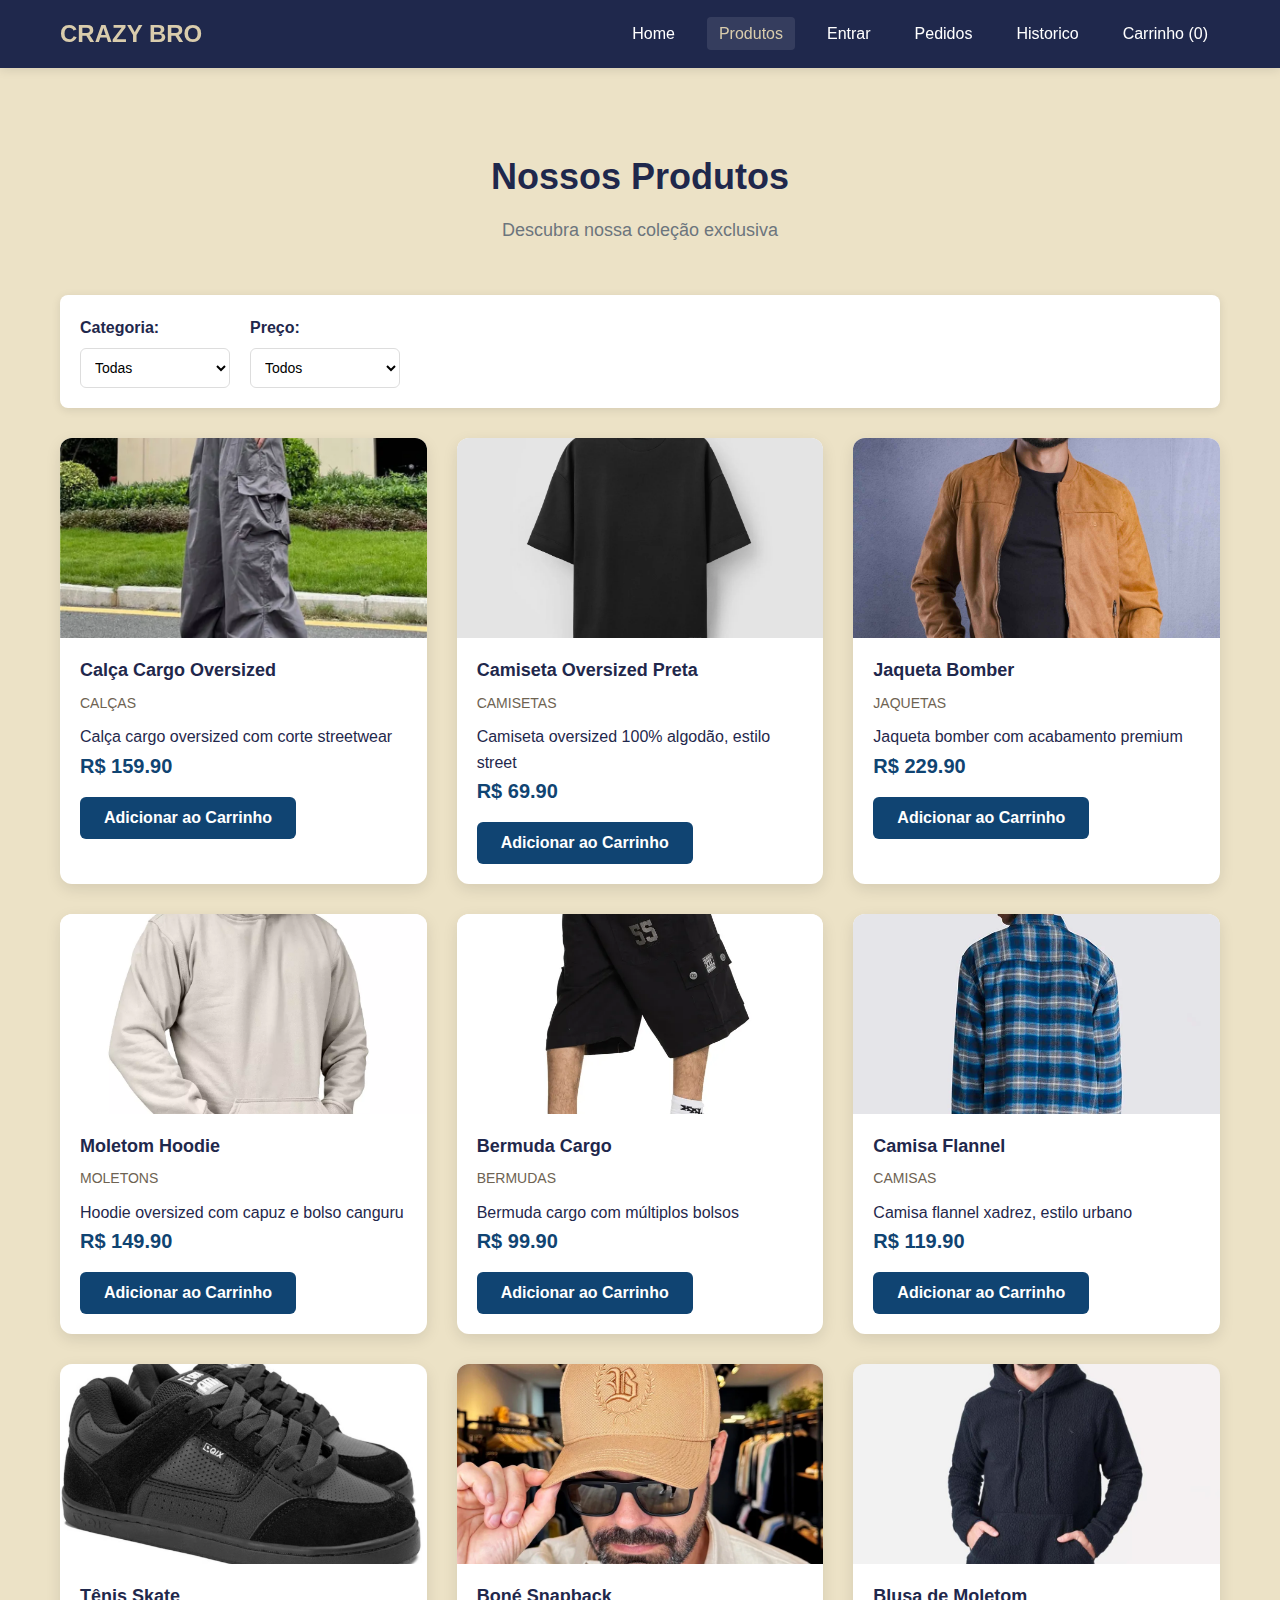
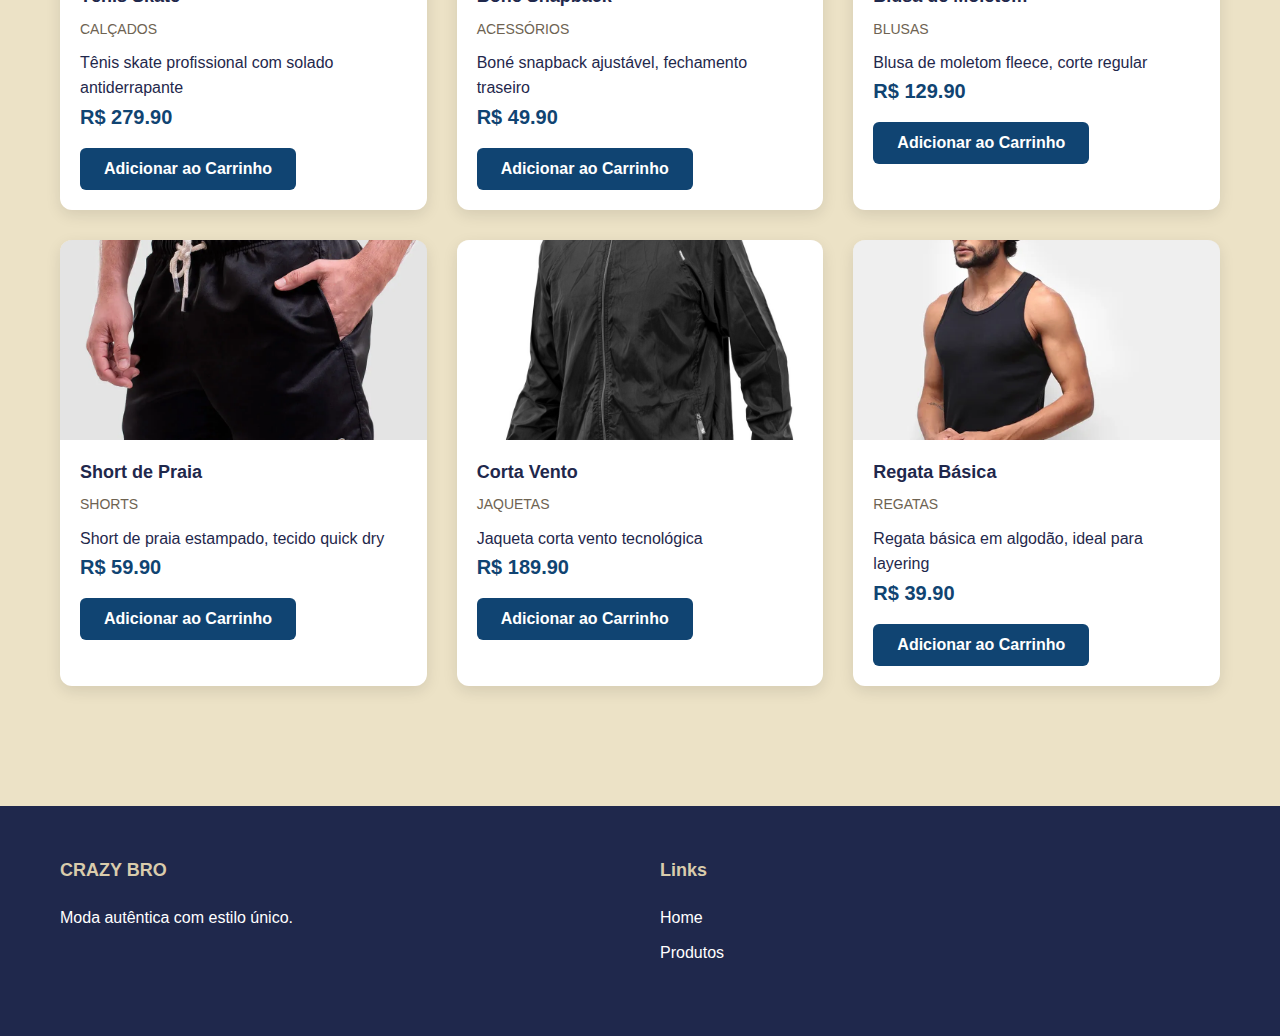
<file: produtos.html>
<!DOCTYPE html>
<html lang="pt-BR">
<head>
    <meta charset="UTF-8">
    <meta name="viewport" content="width=device-width, initial-scale=1.0">
    <title>Produtos - Crazy Bro</title>
    <link rel="stylesheet" href="styles.css">
    <meta http-equiv="Cache-Control" content="no-cache, no-store, must-revalidate">
    <meta http-equiv="Pragma" content="no-cache">
    <meta http-equiv="Expires" content="0">
</head>
<body>
    <header>
        <div class="container header-content">
            <div class="logo">CRAZY BRO</div>
            <nav>
                <ul>
                    <li><a href="index.html">Home</a></li>
                    <li><a href="produtos.html" class="active">Produtos</a></li>
                    <li><a href="login.html">Entrar</a></li>
                    <li><a href="pedidos.html">Pedidos</a></li>
                    <li><a href="historico.html">Historico</a></li>
                    <li><a href="carrinho.html" id="cart-link">Carrinho (<span id="cart-count">0</span>)</a></li>
                </ul>
            </nav>
        </div>
    </header>

    <section class="products-page">
        <div class="container">
            <div class="page-header">
                <h1>Nossos Produtos</h1>
                <p>Descubra nossa coleção exclusiva</p>
            </div>

            <div class="filters">
                <div class="filter-group">
                    <label for="category-filter">Categoria:</label>
                    <select id="category-filter">
                        <option value="all">Todas</option>
                        <option value="Camisetas">Camisetas</option>
                        <option value="Calças">Calças</option>
                        <option value="Jaquetas">Jaquetas</option>
                        <option value="Moletons">Moletons</option>
                        <option value="Bermudas">Bermudas</option>
                        <option value="Camisas">Camisas</option>
                        <option value="Calçados">Calçados</option>
                        <option value="Acessórios">Acessórios</option>
                        <option value="Blusas">Blusas</option>
                        <option value="Shorts">Shorts</option>
                        <option value="Regatas">Regatas</option>
                    </select>
                </div>
                <div class="filter-group">
                    <label for="price-filter">Preço:</label>
                    <select id="price-filter">
                        <option value="all">Todos</option>
                        <option value="0-50">Até R$ 50</option>
                        <option value="50-100">R$ 50 - R$ 100</option>
                        <option value="100-150">R$ 100 - R$ 150</option>
                        <option value="150-200">R$ 150 - R$ 200</option>
                        <option value="200+">Acima de R$ 200</option>
                    </select>
                </div>
            </div>

            <div class="products-grid" id="products-grid">
                <!-- Produtos carregados via JavaScript -->
            </div>
        </div>
    </section>

    <footer>
        <div class="container">
            <div class="footer-content">
                <div class="footer-column">
                    <h3>CRAZY BRO</h3>
                    <p>Moda autêntica com estilo único.</p>
                </div>
                <div class="footer-column">
                    <h3>Links</h3>
                    <ul>
                        <li><a href="index.html">Home</a></li>
                        <li><a href="produtos.html">Produtos</a></li>
                    </ul>
                </div>
            </div>
        </div>
    </footer>


    <script src="script.js"></script>
</body>
</html>
</file>
<file: styles.css>
/* Impede zoom indesejado no mobile */
* {
    -webkit-tap-highlight-color: transparent;
    -webkit-touch-callout: none;
    -webkit-user-select: none;
    user-select: none;
}

/* Permite seleção em inputs */
input, textarea {
    -webkit-user-select: text;
    user-select: text;
}

/* Adicione ao styles.css para o app */
@media (max-width: 480px) {
    .product-card {
        margin: 10px 5px;
    }
    
    .btn {
        padding: 15px 20px;
        font-size: 16px;
    }
    
    /* Melhorar toque em botões */
    .add-to-cart {
        min-height: 44px;
    }
}



/* Estilos baseados na paleta de cores do projeto */
:root {
    --primary-dark: #1F284C;
    --primary-medium: #104472;
    --accent: #6E6352;
    --light-beige: #D9CCAC;
    --light-cream: #ECE2C6;
    --success: #27ae60;
    --error: #e74c3c;
    --warning: #f39c12;
    --gray-light: #f8f9fa;
    --gray-medium: #6c757d;
    --gray-dark: #343a40;
}

* {
    margin: 0;
    padding: 0;
    box-sizing: border-box;
    font-family: 'Segoe UI', Tahoma, Geneva, Verdana, sans-serif;
}

body {
    background-color: var(--light-cream);
    color: var(--primary-dark);
    line-height: 1.6;
    min-height: 100vh;
    display: flex;
    flex-direction: column;
}

.container {
    max-width: 1200px;
    margin: 0 auto;
    padding: 0 20px;
}

/* Header */
header {
    background-color: var(--primary-dark);
    color: white;
    padding: 15px 0;
    position: sticky;
    top: 0;
    z-index: 100;
    box-shadow: 0 2px 10px rgba(0, 0, 0, 0.1);
}

.header-content {
    display: flex;
    justify-content: space-between;
    align-items: center;
}

.logo {
    font-size: 24px;
    font-weight: bold;
    color: var(--light-beige);
    text-decoration: none;
}

nav ul {
    display: flex;
    list-style: none;
    gap: 20px;
}

nav ul li a {
    color: white;
    text-decoration: none;
    transition: color 0.3s;
    font-weight: 500;
    padding: 8px 12px;
    border-radius: 4px;
}

nav ul li a:hover,
nav ul li a.active {
    color: var(--light-beige);
    background-color: rgba(255, 255, 255, 0.1);
}

/* Buttons */
.btn {
    display: inline-block;
    padding: 12px 24px;
    border-radius: 6px;
    text-decoration: none;
    font-weight: 600;
    text-align: center;
    transition: all 0.3s;
    border: none;
    cursor: pointer;
    font-size: 16px;
}

.btn-primary {
    background-color: var(--primary-medium);
    color: white;
}

.btn-primary:hover {
    background-color: var(--primary-dark);
    transform: translateY(-2px);
    box-shadow: 0 4px 12px rgba(16, 68, 114, 0.3);
}

.btn-secondary {
    background-color: transparent;
    color: var(--primary-medium);
    border: 2px solid var(--primary-medium);
}

.btn-secondary:hover {
    background-color: var(--primary-medium);
    color: white;
}

.btn-outline {
    background-color: transparent;
    color: var(--primary-dark);
    border: 1px solid var(--gray-medium);
}

.btn-outline:hover {
    background-color: var(--gray-light);
}

.btn-full {
    width: 100%;
    display: block;
}

/* Hero Section */
.hero {
    background: linear-gradient(rgba(31, 40, 76, 0.8), rgba(31, 40, 76, 0.8)), 
                url('https://images.unsplash.com/photo-1441986300917-64674bd600d8?ixlib=rb-1.2.1&auto=format&fit=crop&w=1350&q=80');
    background-size: cover;
    background-position: center;
    color: white;
    padding: 100px 0;
    text-align: center;
    flex: 1;
}

.hero h1 {
    font-size: 48px;
    margin-bottom: 20px;
    color: var(--light-beige);
    text-shadow: 2px 2px 4px rgba(0, 0, 0, 0.5);
}

.hero p {
    font-size: 20px;
    max-width: 700px;
    margin: 0 auto 30px;
    text-shadow: 1px 1px 2px rgba(0, 0, 0, 0.5);
}

.hero-buttons {
    display: flex;
    gap: 15px;
    justify-content: center;
    flex-wrap: wrap;
}

/* Features Section */
.features {
    padding: 80px 0;
    background-color: white;
}

.features-grid {
    display: grid;
    grid-template-columns: repeat(auto-fit, minmax(250px, 1fr));
    gap: 40px;
    margin-top: 50px;
}

.feature-card {
    text-align: center;
    padding: 30px 20px;
    border-radius: 8px;
    background-color: var(--light-cream);
    transition: transform 0.3s;
}

.feature-card:hover {
    transform: translateY(-5px);
}

.feature-icon {
    font-size: 48px;
    margin-bottom: 20px;
}

.feature-card h3 {
    color: var(--primary-dark);
    margin-bottom: 15px;
    font-size: 20px;
}

/* Products Section */
.products-preview,
.products-page {
    padding: 80px 0;
    flex: 1;
}

.page-header {
    text-align: center;
    margin-bottom: 50px;
}

.page-header h1 {
    font-size: 36px;
    color: var(--primary-dark);
    margin-bottom: 10px;
}

.page-header p {
    font-size: 18px;
    color: var(--gray-medium);
}

.section-title {
    text-align: center;
    margin-bottom: 50px;
    color: var(--primary-dark);
    position: relative;
    font-size: 36px;
}

.section-title::after {
    content: '';
    display: block;
    width: 80px;
    height: 3px;
    background-color: var(--primary-medium);
    margin: 15px auto;
}

.products-grid {
    display: grid;
    grid-template-columns: repeat(auto-fill, minmax(280px, 1fr));
    gap: 30px;
    margin-bottom: 40px;
}

.product-card {
    background-color: white;
    border-radius: 12px;
    overflow: hidden;
    box-shadow: 0 5px 15px rgba(0, 0, 0, 0.1);
    transition: all 0.3s;
    position: relative;
}

.product-card:hover {
    transform: translateY(-8px);
    box-shadow: 0 15px 30px rgba(0, 0, 0, 0.15);
}

.product-image {
    height: 200px;
    background: linear-gradient(135deg, var(--light-cream), var(--light-beige));
    display: flex;
    align-items: center;
    justify-content: center;
    color: var(--accent);
    font-weight: bold;
    font-size: 18px;
    position: relative;
    overflow: hidden;
}

.product-image img {
    width: 100%;
    height: 100%;
    object-fit: cover;
}

.product-info {
    padding: 20px;
}

.product-title {
    font-size: 18px;
    margin-bottom: 8px;
    color: var(--primary-dark);
    font-weight: 600;
    line-height: 1.4;
}

.product-category {
    color: var(--accent);
    font-size: 14px;
    margin-bottom: 10px;
    text-transform: uppercase;
    font-weight: 500;
}

.product-price {
    font-size: 20px;
    font-weight: bold;
    color: var(--primary-medium);
    margin-bottom: 15px;
}

/* Filters */
.filters {
    display: flex;
    gap: 20px;
    margin-bottom: 30px;
    flex-wrap: wrap;
    background: white;
    padding: 20px;
    border-radius: 8px;
    box-shadow: 0 2px 10px rgba(0, 0, 0, 0.1);
}

.filter-group {
    display: flex;
    flex-direction: column;
    gap: 8px;
}

.filter-group label {
    font-weight: 600;
    color: var(--primary-dark);
}

.filter-group select {
    padding: 10px;
    border: 1px solid #ddd;
    border-radius: 6px;
    background-color: white;
    font-size: 14px;
    min-width: 150px;
}

/* Auth Pages *
.auth-page {
    background: linear-gradient(135deg, var(--primary-dark), var(--primary-medium));
    min-height: 100vh;
}

.auth-section {
    padding: 40px 0;
    flex: 1;
    display: flex;
    align-items: center;
}

.auth-container {
    max-width: 500px;
    width: 100%;
    margin: 0 auto;
    background-color: white;
    padding: 40px;
    border-radius: 12px;
    box-shadow: 0 20px 40px rgba(0, 0, 0, 0.1);
}

.auth-header {
    text-align: center;
    margin-bottom: 30px;
}

.auth-header h1 {
    color: var(--primary-dark);
    margin-bottom: 10px;
    font-size: 28px;
}

.auth-header p {
    color: var(--gray-medium);
    font-size: 16px;
}

.auth-form {
    display: flex;
    flex-direction: column;
    gap: 20px;
}*/

.form-row {
    display: grid;
    grid-template-columns: 1fr 1fr;
    gap: 15px;
}

.form-group {
    display: flex;
    flex-direction: column;
    gap: 8px;
}

.form-group label {
    font-weight: 600;
    color: var(--primary-dark);
    font-size: 14px;
}

.form-group input,
.form-group select,
.form-group textarea {
    padding: 12px 16px;
    border: 2px solid #e9ecef;
    border-radius: 6px;
    font-size: 16px;
    transition: all 0.3s;
    background-color: white;
}

.form-group input:focus,
.form-group select:focus,
.form-group textarea:focus {
    outline: none;
    border-color: var(--primary-medium);
    box-shadow: 0 0 0 3px rgba(16, 68, 114, 0.1);
}

.form-options {
    display: flex;
    justify-content: space-between;
    align-items: center;
    flex-wrap: wrap;
    gap: 10px;
}

.checkbox {
    display: flex;
    align-items: center;
    gap: 8px;
    cursor: pointer;
    font-size: 14px;
}

.checkbox input {
    display: none;
}

.checkmark {
    width: 18px;
    height: 18px;
    border: 2px solid #ddd;
    border-radius: 3px;
    display: flex;
    align-items: center;
    justify-content: center;
    transition: all 0.3s;
}

.checkbox input:checked + .checkmark {
    background-color: var(--primary-medium);
    border-color: var(--primary-medium);
}

.checkbox input:checked + .checkmark::after {
    content: '✓';
    color: white;
    font-size: 12px;
}

.forgot-password {
    color: var(--primary-medium);
    text-decoration: none;
    font-size: 14px;
}

.forgot-password:hover {
    text-decoration: underline;
}

.auth-divider {
    text-align: center;
    position: relative;
    margin: 20px 0;
}

.auth-divider::before {
    content: '';
    position: absolute;
    top: 50%;
    left: 0;
    right: 0;
    height: 1px;
    background-color: #e9ecef;
}

.auth-divider span {
    background-color: white;
    padding: 0 15px;
    color: var(--gray-medium);
    font-size: 14px;
}

.auth-footer {
    text-align: center;
    margin-top: 20px;
    padding-top: 20px;
    border-top: 1px solid #e9ecef;
}

.auth-footer a {
    color: var(--primary-medium);
    text-decoration: none;
    font-weight: 600;
}

.auth-footer a:hover {
    text-decoration: underline;
}

.password-strength {
    margin-top: 8px;
}

.strength-bar {
    height: 4px;
    background-color: #e9ecef;
    border-radius: 2px;
    margin-bottom: 4px;
    transition: all 0.3s;
}

.strength-text {
    font-size: 12px;
    color: var(--gray-medium);
}

/* Cart Page */
.cart-page {
    padding: 40px 0;
    flex: 1;
}

.cart-container {
    display: grid;
    grid-template-columns: 2fr 1fr;
    gap: 40px;
    align-items: start;
}

.cart-items {
    background: white;
    border-radius: 12px;
    padding: 30px;
    box-shadow: 0 5px 15px rgba(0, 0, 0, 0.1);
}

.empty-cart {
    text-align: center;
    padding: 60px 20px;
}

.empty-icon {
    font-size: 64px;
    margin-bottom: 20px;
    opacity: 0.5;
}

.empty-cart h3 {
    color: var(--primary-dark);
    margin-bottom: 10px;
    font-size: 24px;
}

.empty-cart p {
    color: var(--gray-medium);
    margin-bottom: 30px;
}

.cart-item {
    display: grid;
    grid-template-columns: 80px 1fr auto auto auto;
    gap: 20px;
    align-items: center;
    padding: 20px 0;
    border-bottom: 1px solid #e9ecef;
}

.cart-item:last-child {
    border-bottom: none;
}

.cart-item-image {
    width: 80px;
    height: 80px;
    background: linear-gradient(135deg, var(--light-cream), var(--light-beige));
    border-radius: 8px;
    display: flex;
    align-items: center;
    justify-content: center;
    font-weight: bold;
    color: var(--accent);
    font-size: 18px;
}

.cart-item-details h4 {
    color: var(--primary-dark);
    margin-bottom: 5px;
    font-size: 16px;
}

.cart-item-price {
    color: var(--primary-medium);
    font-weight: 600;
}

.cart-item-quantity {
    display: flex;
    align-items: center;
    gap: 10px;
    background-color: var(--gray-light);
    padding: 5px;
    border-radius: 6px;
}

.quantity-btn {
    width: 30px;
    height: 30px;
    border: none;
    background-color: white;
    border-radius: 4px;
    cursor: pointer;
    font-weight: bold;
    transition: all 0.3s;
}

.quantity-btn:hover {
    background-color: var(--primary-medium);
    color: white;
}

.cart-item-total {
    font-weight: bold;
    color: var(--primary-dark);
    font-size: 16px;
}

.remove-btn {
    background: none;
    border: none;
    font-size: 24px;
    color: var(--gray-medium);
    cursor: pointer;
    width: 30px;
    height: 30px;
    border-radius: 50%;
    display: flex;
    align-items: center;
    justify-content: center;
    transition: all 0.3s;
}

.remove-btn:hover {
    background-color: var(--error);
    color: white;
}

.cart-summary {
    background: white;
    border-radius: 12px;
    padding: 30px;
    box-shadow: 0 5px 15px rgba(0, 0, 0, 0.1);
    position: sticky;
    top: 100px;
}

.cart-summary h3 {
    color: var(--primary-dark);
    margin-bottom: 20px;
    font-size: 20px;
    text-align: center;
}

.summary-items {
    margin-bottom: 20px;
}

.summary-item {
    display: flex;
    justify-content: space-between;
    align-items: center;
    padding: 10px 0;
    border-bottom: 1px solid #e9ecef;
}

.summary-total {
    display: flex;
    justify-content: space-between;
    align-items: center;
    padding: 15px 0;
    border-top: 2px solid var(--primary-dark);
    font-weight: bold;
    font-size: 18px;
    color: var(--primary-dark);
}

.coupon-section {
    display: flex;
    gap: 10px;
    margin: 20px 0;
}

.coupon-section input {
    flex: 1;
    padding: 10px;
    border: 1px solid #ddd;
    border-radius: 6px;
    font-size: 14px;
}

/* Checkout Page */
.checkout-page {
    padding: 40px 0;
    flex: 1;
}

.checkout-header {
    text-align: center;
    margin-bottom: 40px;
}

.checkout-steps {
    display: flex;
    justify-content: center;
    gap: 40px;
    margin-top: 30px;
    position: relative;
}

.checkout-steps::before {
    content: '';
    position: absolute;
    top: 20px;
    left: 50px;
    right: 50px;
    height: 2px;
    background-color: #e9ecef;
    z-index: 1;
}

.step {
    padding: 10px 20px;
    background-color: white;
    border-radius: 20px;
    font-weight: 600;
    color: var(--gray-medium);
    position: relative;
    z-index: 2;
    transition: all 0.3s;
}

.step.active {
    background-color: var(--primary-medium);
    color: white;
}

.checkout-container {
    display: grid;
    grid-template-columns: 2fr 1fr;
    gap: 40px;
    align-items: start;
}

.checkout-form {
    background: white;
    border-radius: 12px;
    padding: 30px;
    box-shadow: 0 5px 15px rgba(0, 0, 0, 0.1);
}

.form-section {
    margin-bottom: 30px;
}

.form-section h3 {
    color: var(--primary-dark);
    margin-bottom: 20px;
    font-size: 20px;
    padding-bottom: 10px;
    border-bottom: 2px solid var(--light-cream);
}

.shipping-options {
    display: flex;
    flex-direction: column;
    gap: 15px;
}

.shipping-option {
    display: flex;
    align-items: center;
    padding: 15px;
    border: 2px solid #e9ecef;
    border-radius: 8px;
    cursor: pointer;
    transition: all 0.3s;
}

.shipping-option:hover {
    border-color: var(--primary-medium);
}

.shipping-option input[type="radio"] {
    margin-right: 15px;
}

.option-content {
    flex: 1;
    display: flex;
    justify-content: space-between;
    align-items: center;
}

.option-title {
    font-weight: 600;
    color: var(--primary-dark);
}

.option-description {
    color: var(--gray-medium);
    font-size: 14px;
}

.option-price {
    font-weight: 600;
    color: var(--primary-medium);
}

.checkout-actions {
    display: flex;
    gap: 15px;
    margin-top: 30px;
}

.checkout-actions .btn {
    flex: 1;
}

.order-summary {
    background: white;
    border-radius: 12px;
    padding: 30px;
    box-shadow: 0 5px 15px rgba(0, 0, 0, 0.1);
    position: sticky;
    top: 100px;
}

.order-summary h3 {
    color: var(--primary-dark);
    margin-bottom: 20px;
    font-size: 20px;
    text-align: center;
}

.order-items {
    margin-bottom: 20px;
    max-height: 300px;
    overflow-y: auto;
}

.order-item {
    display: flex;
    justify-content: space-between;
    align-items: center;
    padding: 10px 0;
    border-bottom: 1px solid #e9ecef;
}

.order-item-info {
    display: flex;
    flex-direction: column;
}

.order-item-name {
    font-weight: 600;
    color: var(--primary-dark);
}

.order-item-quantity {
    font-size: 12px;
    color: var(--gray-medium);
}

.order-item-price {
    font-weight: 600;
    color: var(--primary-medium);
}

.summary-totals {
    border-top: 2px solid var(--light-cream);
    padding-top: 20px;
}

/* Footer */
footer {
    background-color: var(--primary-dark);
    color: white;
    padding: 50px 0 20px;
    margin-top: auto;
}

.footer-content {
    display: grid;
    grid-template-columns: repeat(auto-fit, minmax(250px, 1fr));
    gap: 40px;
    margin-bottom: 40px;
}

.footer-column h3 {
    color: var(--light-beige);
    margin-bottom: 20px;
    font-size: 18px;
}

.footer-column ul {
    list-style: none;
}

.footer-column ul li {
    margin-bottom: 10px;
}

.footer-column ul li a {
    color: white;
    text-decoration: none;
    transition: color 0.3s;
}

.footer-column ul li a:hover {
    color: var(--light-beige);
}

.copyright {
    text-align: center;
    padding-top: 20px;
    border-top: 1px solid rgba(255, 255, 255, 0.1);
    color: rgba(255, 255, 255, 0.7);
}

/* Text Utilities */
.text-center {
    text-align: center;
}

/* Notifications */
.notification {
    position: fixed;
    top: 20px;
    right: 20px;
    padding: 15px 20px;
    border-radius: 8px;
    color: white;
    font-weight: 600;
    z-index: 1000;
    opacity: 0;
    transform: translateX(100%);
    transition: all 0.3s ease;
    max-width: 300px;
}

.notification.success {
    background-color: var(--success);
}

.notification.error {
    background-color: var(--error);
}

.notification.show {
    opacity: 1;
    transform: translateX(0);
}

/* Responsive Design */
@media (max-width: 768px) {
    .header-content {
        flex-direction: column;
        gap: 15px;
    }
    
    nav ul {
        flex-wrap: wrap;
        justify-content: center;
        gap: 10px;
    }
    
    .hero h1 {
        font-size: 36px;
    }
    
    .hero p {
        font-size: 18px;
    }
    
    .hero-buttons {
        flex-direction: column;
        align-items: center;
    }
    
    .cart-container,
    .checkout-container {
        grid-template-columns: 1fr;
    }
    
    .form-row {
        grid-template-columns: 1fr;
    }
    
    .checkout-steps {
        flex-direction: column;
        gap: 15px;
        align-items: center;
    }
    
    .checkout-steps::before {
        display: none;
    }
    
    .checkout-actions {
        flex-direction: column;
    }
    
    .cart-item {
        grid-template-columns: 60px 1fr auto;
        gap: 10px;
    }
    
    .cart-item-quantity,
    .cart-item-total {
        grid-column: 2;
    }
    
    .cart-item-quantity {
        justify-self: start;
    }
    
    .cart-item-total {
        justify-self: end;
    }
    
    .remove-btn {
        grid-column: 3;
        grid-row: 1;
    }
    
    .products-grid {
        grid-template-columns: repeat(auto-fit, minmax(250px, 1fr));
    }
    
    .auth-container {
        margin: 20px;
        padding: 30px 20px;
    }
}

@media (max-width: 480px) {
    .container {
        padding: 0 15px;
    }
    
    .products-grid {
        grid-template-columns: 1fr;
    }
    
    .filters {
        flex-direction: column;
    }
    
    .filter-group select {
        min-width: auto;
    }
    
    .cart-item {
        grid-template-columns: 50px 1fr auto;
    }
    
    .cart-item-image {
        width: 50px;
        height: 50px;
        font-size: 14px;
    }
}

/* ==================== PÁGINA DE PEDIDOS ==================== */
.orders-page {
    padding: 40px 0;
    flex: 1;
}

.orders-container {
    display: flex;
    flex-direction: column;
    gap: 30px;
    max-width: 800px;
    margin: 0 auto;
}

.order-card {
    background: white;
    border-radius: 12px;
    padding: 30px;
    box-shadow: 0 5px 15px rgba(0, 0, 0, 0.1);
    border-left: 4px solid var(--primary-medium);
}

.order-card.delivered {
    border-left-color: var(--success);
    opacity: 0.8;
}

.order-card.cancelled {
    border-left-color: var(--error);
    opacity: 0.6;
}

.order-header {
    display: flex;
    justify-content: space-between;
    align-items: flex-start;
    margin-bottom: 25px;
    flex-wrap: wrap;
    gap: 15px;
}

.order-info h3 {
    color: var(--primary-dark);
    margin-bottom: 5px;
    font-size: 20px;
}

.order-date {
    color: var(--gray-medium);
    font-size: 14px;
}

.order-status {
    padding: 8px 16px;
    border-radius: 20px;
    font-size: 14px;
    font-weight: 600;
}

.status-processing {
    background-color: #fff3cd;
    color: #856404;
    border: 1px solid #ffeaa7;
}

.status-delivered {
    background-color: #d1edff;
    color: var(--primary-medium);
    border: 1px solid #b3d9ff;
}

.status-cancelled {
    background-color: #f8d7da;
    color: var(--error);
    border: 1px solid #f5c6cb;
}

/* Timeline */
.order-timeline {
    display: flex;
    justify-content: space-between;
    margin: 30px 0;
    position: relative;
}

.order-timeline::before {
    content: '';
    position: absolute;
    top: 25px;
    left: 0;
    right: 0;
    height: 2px;
    background-color: #e9ecef;
    z-index: 1;
}

.timeline-step {
    display: flex;
    flex-direction: column;
    align-items: center;
    position: relative;
    z-index: 2;
    flex: 1;
}

.step-icon {
    width: 50px;
    height: 50px;
    background: white;
    border: 2px solid #e9ecef;
    border-radius: 50%;
    display: flex;
    align-items: center;
    justify-content: center;
    margin-bottom: 10px;
    font-size: 18px;
}

.timeline-step.completed .step-icon {
    background-color: var(--success);
    color: white;
    border-color: var(--success);
}

.timeline-step.active .step-icon {
    background-color: var(--primary-medium);
    color: white;
    border-color: var(--primary-medium);
    animation: pulse 2s infinite;
}

@keyframes pulse {
    0% { transform: scale(1); }
    50% { transform: scale(1.1); }
    100% { transform: scale(1); }
}

.step-info {
    text-align: center;
}

.step-title {
    display: block;
    font-weight: 600;
    color: var(--primary-dark);
    font-size: 14px;
}

.step-date {
    display: block;
    color: var(--gray-medium);
    font-size: 12px;
    margin-top: 2px;
}

/* Itens do Pedido */
.order-items {
    margin: 25px 0;
}

.order-items h4 {
    color: var(--primary-dark);
    margin-bottom: 15px;
    font-size: 18px;
}

.order-item {
    display: flex;
    align-items: center;
    gap: 15px;
    padding: 15px 0;
    border-bottom: 1px solid #e9ecef;
}

.order-item:last-child {
    border-bottom: none;
}

.item-image {
    width: 60px;
    height: 60px;
    background: linear-gradient(135deg, var(--light-cream), var(--light-beige));
    border-radius: 8px;
    display: flex;
    align-items: center;
    justify-content: center;
    font-weight: bold;
    color: var(--accent);
}

.item-details {
    flex: 1;
}

.item-name {
    display: block;
    font-weight: 600;
    color: var(--primary-dark);
    margin-bottom: 5px;
}

.item-quantity {
    display: block;
    color: var(--gray-medium);
    font-size: 14px;
}

.item-price {
    font-weight: 600;
    color: var(--primary-medium);
}

/* Resumo do Pedido */
.order-summary {
    background-color: var(--light-cream);
    padding: 20px;
    border-radius: 8px;
    margin: 20px 0;
}

.summary-row {
    display: flex;
    justify-content: space-between;
    margin-bottom: 10px;
}

.summary-row.total {
    font-weight: bold;
    font-size: 18px;
    color: var(--primary-dark);
    border-top: 2px solid var(--primary-dark);
    padding-top: 10px;
    margin-top: 10px;
}

/* Ações do Pedido */
.order-actions {
    display: flex;
    gap: 15px;
    flex-wrap: wrap;
}

/* Informações de Suporte */
.support-info {
    background: white;
    border-radius: 12px;
    padding: 30px;
    box-shadow: 0 5px 15px rgba(0, 0, 0, 0.1);
    margin-top: 40px;
}

.support-info h3 {
    color: var(--primary-dark);
    margin-bottom: 20px;
    text-align: center;
}

.support-options {
    display: grid;
    grid-template-columns: repeat(auto-fit, minmax(200px, 1fr));
    gap: 20px;
}

.support-option {
    display: flex;
    align-items: center;
    gap: 15px;
    padding: 15px;
    background-color: var(--light-cream);
    border-radius: 8px;
}

.option-icon {
    font-size: 24px;
}

.support-option strong {
    display: block;
    color: var(--primary-dark);
    margin-bottom: 5px;
}

.support-option p {
    color: var(--gray-medium);
    margin: 0;
}

/* ==================== PÁGINA DE HISTÓRICO ==================== */
.history-page {
    padding: 40px 0;
    flex: 1;
}

.history-filters {
    display: flex;
    gap: 20px;
    margin-bottom: 30px;
    flex-wrap: wrap;
    align-items: end;
}

.history-stats {
    display: grid;
    grid-template-columns: repeat(auto-fit, minmax(200px, 1fr));
    gap: 20px;
    margin-bottom: 40px;
}

.stat-card {
    background: white;
    padding: 25px;
    border-radius: 12px;
    text-align: center;
    box-shadow: 0 5px 15px rgba(0, 0, 0, 0.1);
}

.stat-number {
    font-size: 32px;
    font-weight: bold;
    color: var(--primary-medium);
    margin-bottom: 8px;
}

.stat-label {
    color: var(--gray-medium);
    font-size: 14px;
}

.history-container {
    display: flex;
    flex-direction: column;
    gap: 40px;
}

.history-year h2 {
    color: var(--primary-dark);
    margin-bottom: 20px;
    padding-bottom: 10px;
    border-bottom: 2px solid var(--light-cream);
}

.order-history-card {
    background: white;
    border-radius: 12px;
    padding: 25px;
    margin-bottom: 20px;
    box-shadow: 0 3px 10px rgba(0, 0, 0, 0.1);
    border-left: 4px solid var(--primary-medium);
}

.order-history-card.cancelled {
    border-left-color: var(--error);
    background-color: #f8f9fa;
}

.order-items-preview {
    color: var(--gray-medium);
    margin: 10px 0;
    font-size: 14px;
}

.cancel-reason {
    background-color: #f8d7da;
    color: var(--error);
    padding: 10px;
    border-radius: 6px;
    margin-top: 10px;
    font-size: 14px;
}

.order-actions {
    display: flex;
    gap: 10px;
    margin-top: 15px;
    flex-wrap: wrap;
}

.btn-sm {
    padding: 8px 16px;
    font-size: 14px;
}

.pagination {
    display: flex;
    justify-content: center;
    align-items: center;
    gap: 20px;
    margin-top: 40px;
}

.page-info {
    color: var(--gray-medium);
    font-weight: 600;
}

/* Responsive */
@media (max-width: 768px) {
    .order-timeline {
        flex-direction: column;
        gap: 20px;
    }
    
    .order-timeline::before {
        display: none;
    }
    
    .order-header {
        flex-direction: column;
        align-items: flex-start;
    }
    
    .order-actions {
        flex-direction: column;
    }
    
    .history-filters {
        flex-direction: column;
        align-items: stretch;
    }
    
    .support-options {
        grid-template-columns: 1fr;
    }

}

/* ==================== RESPONSIVIDADE DO LOGIN ==================== */

.auth-page {
    min-height: 100vh;
    display: flex;
    flex-direction: column;
    background: linear-gradient(135deg, var(--primary-dark), var(--primary-medium));
}

.auth-container-wrapper {
    flex: 1;
    display: flex;
    align-items: center;
    justify-content: center;
    padding: 20px;
    width: 100%;
}

.auth-container {
    background: white;
    border-radius: 12px;
    padding: 30px;
    box-shadow: 0 20px 40px rgba(0, 0, 0, 0.1);
    width: 100%;
    max-width: 400px;
    margin: 0 auto;
}

/* Header responsivo */
.auth-page header {
    background-color: transparent;
    box-shadow: none;
    position: relative;
}

.auth-page .header-content {
    padding: 15px 0;
}

.auth-page .logo {
    color: white;
    text-shadow: 1px 1px 2px rgba(0, 0, 0, 0.5);
}

.auth-page nav ul li a {
    color: white;
    text-shadow: 1px 1px 2px rgba(0, 0, 0, 0.5);
}

.auth-page nav ul li a.active {
    background-color: rgba(255, 255, 255, 0.2);
}

/* Formulário responsivo */
.auth-form {
    display: flex;
    flex-direction: column;
    gap: 20px;
}

.form-group input {
    width: 100%;
    padding: 15px;
    border: 2px solid #e9ecef;
    border-radius: 8px;
    font-size: 16px;
    transition: all 0.3s;
    box-sizing: border-box;
}

.form-group input:focus {
    outline: none;
    border-color: var(--primary-medium);
    box-shadow: 0 0 0 3px rgba(16, 68, 114, 0.1);
}

/* Opções do formulário responsivas */
.form-options {
    display: flex;
    justify-content: space-between;
    align-items: center;
    flex-wrap: wrap;
    gap: 10px;
    font-size: 14px;
}

.checkbox {
    display: flex;
    align-items: center;
    gap: 8px;
    cursor: pointer;
}

.forgot-password {
    color: var(--primary-medium);
    text-decoration: none;
}

.forgot-password:hover {
    text-decoration: underline;
}

/* Botões responsivos */
.btn-full {
    width: 100%;
    padding: 15px;
    font-size: 16px;
    min-height: 50px;
}

/* Divisor */
.auth-divider {
    text-align: center;
    position: relative;
    margin: 10px 0;
}

.auth-divider::before {
    content: '';
    position: absolute;
    top: 50%;
    left: 0;
    right: 0;
    height: 1px;
    background-color: #e9ecef;
}

.auth-divider span {
    background-color: white;
    padding: 0 15px;
    color: var(--gray-medium);
    font-size: 14px;
}

/* Footer do auth */
.auth-page footer {
    background-color: transparent;
    color: white;
    padding: 20px 0;
}

.auth-page .copyright {
    color: rgba(255, 255, 255, 0.7);
}

/* ==================== MEDIA QUERIES ESPECÍFICAS ==================== */

/* Tablets */
@media (max-width: 768px) {
    .auth-container {
        padding: 25px;
        margin: 20px;
    }
    
    .auth-header h1 {
        font-size: 24px;
    }
    
    .form-options {
        flex-direction: column;
        align-items: flex-start;
        gap: 15px;
    }
    
    .auth-page nav ul {
        gap: 10px;
    }
    
    .auth-page nav ul li {
        margin-left: 10px;
    }
}

/* Celulares */
@media (max-width: 480px) {
    .auth-container-wrapper {
        padding: 10px;
        align-items: flex-start;
        padding-top: 40px;
    }
    
    .auth-container {
        padding: 20px;
        margin: 10px;
        border-radius: 10px;
    }
    
    .auth-header h1 {
        font-size: 22px;
    }
    
    .auth-header p {
        font-size: 14px;
    }
    
    .form-group input {
        padding: 12px;
        font-size: 16px; /* Importante para iOS */
    }
    
    .btn-full {
        padding: 12px;
        min-height: 44px; /* Tamanho mínimo para toque */
    }
    
    /* Header mobile */
    .auth-page .header-content {
        flex-direction: column;
        gap: 10px;
    }
    
    .auth-page nav ul {
        justify-content: center;
        flex-wrap: wrap;
    }
    
    .auth-page nav ul li {
        margin: 0 5px;
    }
    
    .auth-page nav ul li a {
        padding: 6px 10px;
        font-size: 14px;
    }
}

/* Celulares muito pequenos */
@media (max-width: 360px) {
    .auth-container {
        padding: 15px;
        margin: 5px;
    }
    
    .auth-header h1 {
        font-size: 20px;
    }
    
    .form-group input {
        padding: 10px;
    }
    
    .auth-page nav ul {
        gap: 5px;
    }
    
    .auth-page nav ul li a {
        padding: 5px 8px;
        font-size: 12px;
    }
}

/* Orientação paisagem em celulares */
@media (max-height: 500px) and (orientation: landscape) {
    .auth-container-wrapper {
        padding-top: 10px;
        padding-bottom: 10px;
    }
    
    .auth-container {
        padding: 20px;
    }
    
    .auth-form {
        gap: 15px;
    }
    
    .form-group input {
        padding: 10px 12px;
    }
}

/* ==================== CORREÇÃO DO CENTRALIZAMENTO ==================== */

.auth-page {
    min-height: 100vh;
    display: flex;
    flex-direction: column;
    background: linear-gradient(135deg, var(--primary-dark), var(--primary-medium));
    margin: 0;
    padding: 0;
}

.auth-container-wrapper {
    flex: 1;
    display: flex;
    align-items: center;
    justify-content: center;
    padding: 20px;
    width: 100%;
    min-height: calc(100vh - 140px); /* Altura total menos header/footer */
}

.auth-container {
    background: white;
    border-radius: 12px;
    padding: 40px;
    box-shadow: 0 20px 40px rgba(0, 0, 0, 0.1);
    width: 100%;
    max-width: 400px;
    margin: 0 auto;
}

/* Header transparente no auth */
.auth-page header {
    background-color: transparent;
    box-shadow: none;
    position: relative;
    width: 100%;
}

.auth-page .header-content {
    padding: 15px 0;
}

.auth-page .logo {
    color: white;
    text-shadow: 1px 1px 2px rgba(0, 0, 0, 0.5);
}

.auth-page nav ul li a {
    color: white;
    text-shadow: 1px 1px 2px rgba(0, 0, 0, 0.5);
}

.auth-page nav ul li a.active {
    background-color: rgba(255, 255, 255, 0.2);
}

/* Footer transparente no auth */
.auth-page footer {
    background-color: transparent;
    color: white;
    padding: 20px 0;
    width: 100%;
}

.auth-page .copyright {
    color: rgba(255, 255, 255, 0.7);
}

/* ==================== MEDIA QUERIES CORRIGIDAS ==================== */

/* Tablets */
@media (max-width: 768px) {
    .auth-container-wrapper {
        padding: 20px;
        min-height: calc(100vh - 120px);
    }
    
    .auth-container {
        padding: 30px;
        margin: 0 auto;
    }
}

/* Celulares */
@media (max-width: 480px) {
    .auth-container-wrapper {
        padding: 15px;
        min-height: calc(100vh - 110px);
        align-items: center; /* Garante centralização */
    }
    
    .auth-container {
        padding: 25px;
        margin: 0 auto;
        width: 100%;
    }
    
    .auth-header h1 {
        font-size: 22px;
        text-align: center;
    }
    
    .auth-header p {
        text-align: center;
    }
}

/* Celulares muito pequenos */
@media (max-width: 360px) {
    .auth-container-wrapper {
        padding: 10px;
    }
    
    .auth-container {
        padding: 20px;
    }
}
</file>
